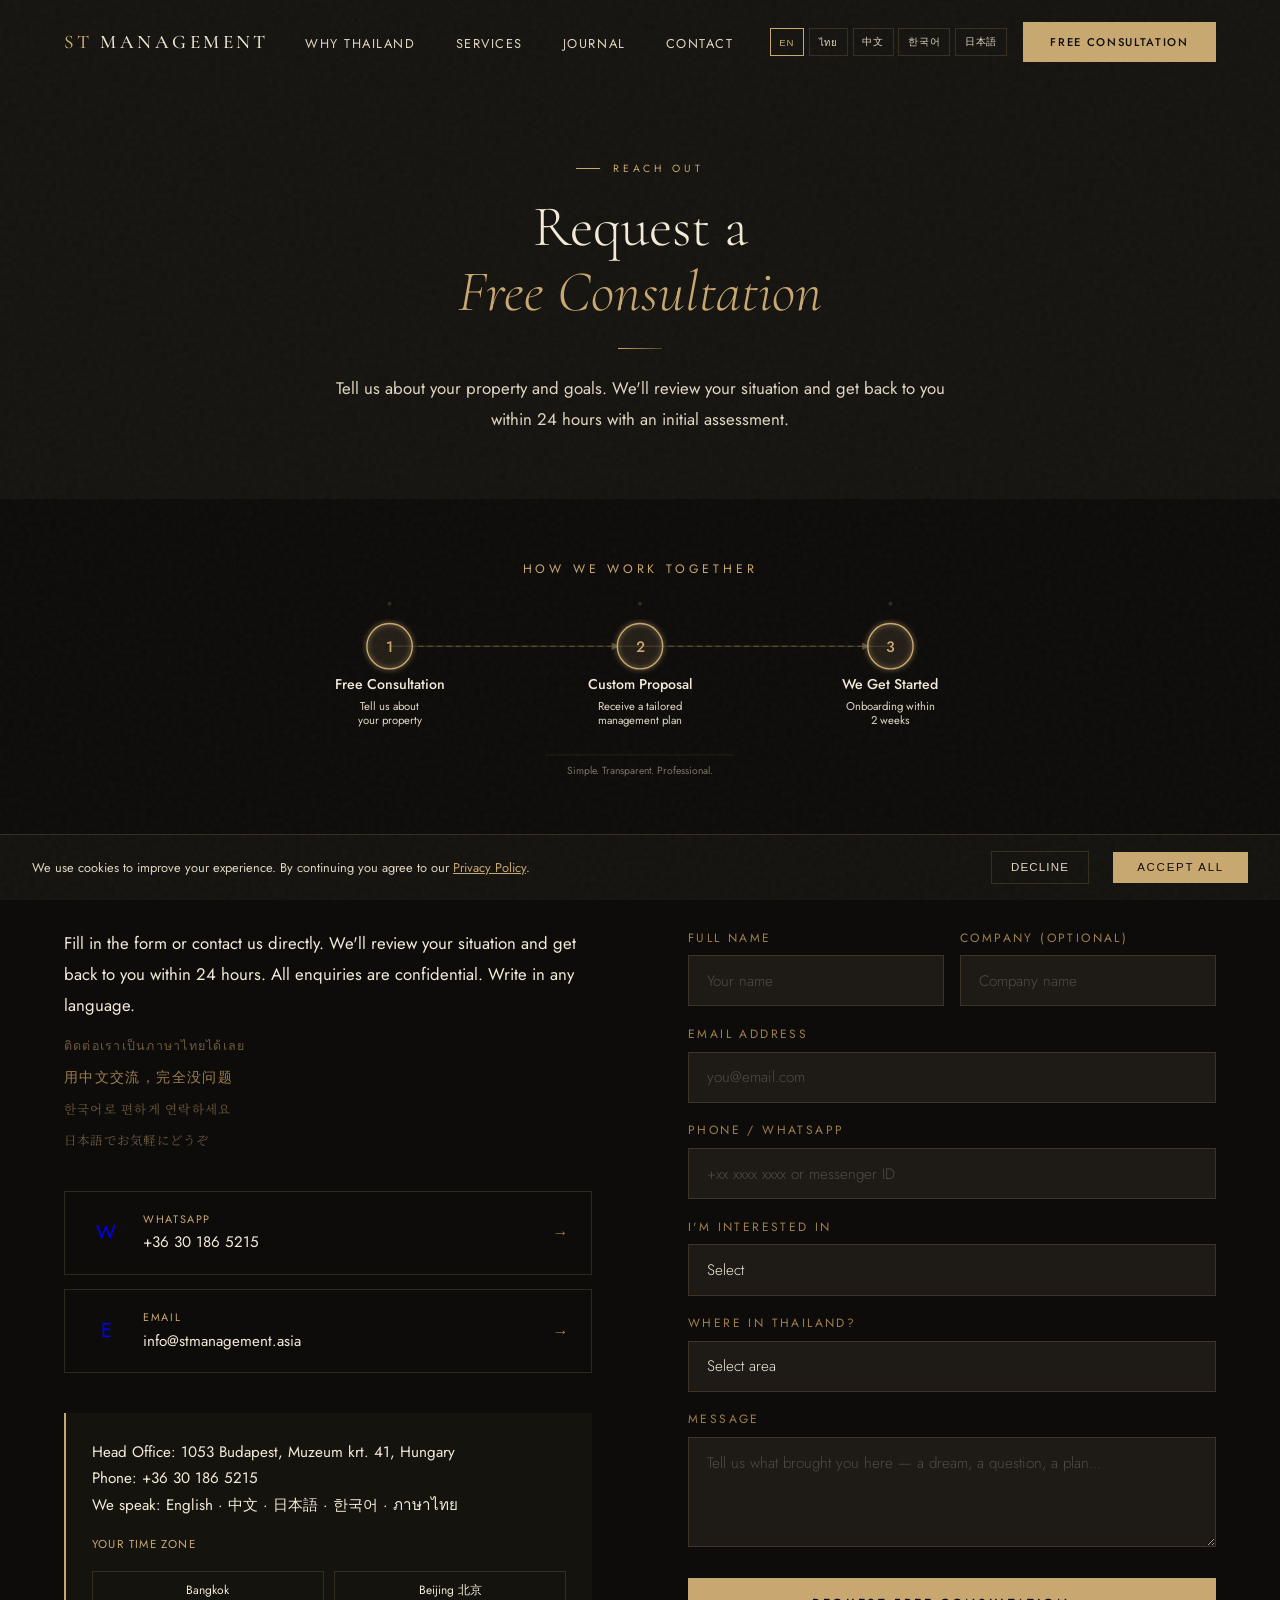
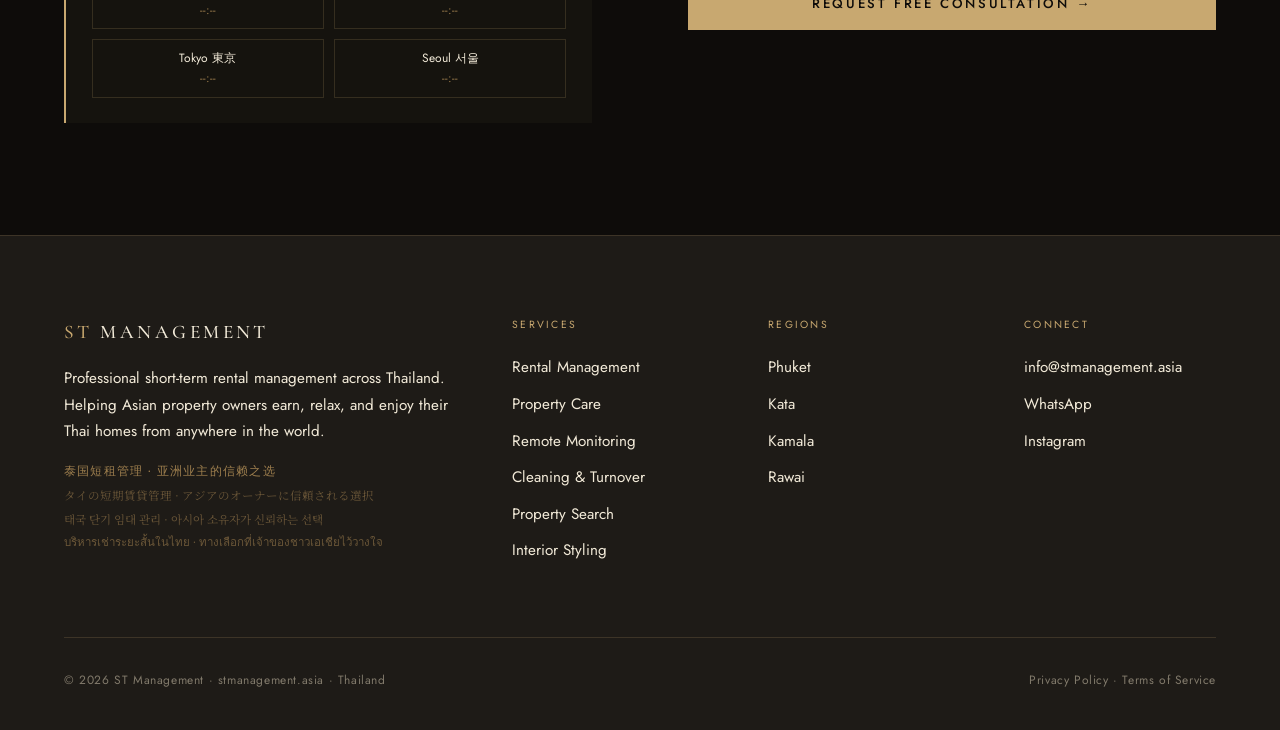
<file: contact.html>
<!DOCTYPE html>
<html lang="en">
<head>
  <meta charset="UTF-8" />
  <meta name="viewport" content="width=device-width, initial-scale=1.0" />
  <title>Contact — ST Management Asia</title>
  <meta name="description" content="Request a free consultation for property management in Thailand. We speak English, Chinese, Japanese, Korean, and Thai. Response within 24 hours." />
  <link rel="canonical" href="https://stmanagement.asia/contact.html" />

  <!-- Favicon & Manifest -->
  <link rel="icon" type="image/svg+xml" href="favicon.svg" />
  <link rel="apple-touch-icon" href="icon-192.png" />
  <link rel="manifest" href="manifest.json" />
  <meta name="theme-color" content="#c8a870" />

  <!-- Open Graph -->
  <meta property="og:type" content="website" />
  <meta property="og:url" content="https://stmanagement.asia/contact.html" />
  <meta property="og:title" content="Contact — ST Management Asia" />
  <meta property="og:description" content="Request a free consultation for property management in Thailand. Response within 24 hours." />
  <meta property="og:image" content="https://images.unsplash.com/photo-1528181304800-259b08848526?w=1200&q=80&fit=crop&auto=format" />

  <!-- Twitter -->
  <meta name="twitter:card" content="summary_large_image" />
  <meta name="twitter:title" content="Contact — ST Management Asia" />
  <meta name="twitter:description" content="Request a free consultation for property management in Thailand." />

  <!-- Fonts -->
  <link rel="preconnect" href="https://fonts.googleapis.com" />
  <link rel="preconnect" href="https://fonts.gstatic.com" crossorigin />
  <link href="https://fonts.googleapis.com/css2?family=Cormorant+Garamond:ital,wght@0,300;0,400;0,500;1,300;1,400&family=Jost:wght@300;400;500&family=Noto+Serif+SC:wght@300;400&family=Noto+Serif+JP:wght@300;400&family=Noto+Serif+KR:wght@300;400&family=Noto+Serif+Thai:wght@300;400&display=swap" rel="stylesheet" />

  <!-- Shared CSS -->
  <link rel="stylesheet" href="css/main.css" />
</head>
<body>

<!-- ─── COOKIE ─── -->
<div id="cookie-bar">
  <p>We use cookies to improve your experience. By continuing you agree to our <a href="privacy.html">Privacy Policy</a>.</p>
  <button class="cookie-decline" onclick="dismissCookie()">Decline</button>
  <button class="cookie-accept" onclick="dismissCookie()">Accept All</button>
</div>

<!-- ─── MOBILE NAV ─── -->
<div class="mobile-nav" id="mobile-nav">
  <a href="./" onclick="closeMenu()">Home</a>
  <a href="why-thailand.html" onclick="closeMenu()">Why Thailand</a>
  <a href="services.html" onclick="closeMenu()">Services</a>
  <a href="journal.html" onclick="closeMenu()">Journal</a>
  <a href="contact.html" class="mobile-cta" onclick="closeMenu()">Free Consultation</a>
  <div class="mobile-lang-switcher">
    <button class="lang-btn active">EN</button>
    <button class="lang-btn">ไทย</button>
    <button class="lang-btn">中文</button>
    <button class="lang-btn">한국어</button>
    <button class="lang-btn">日本語</button>
  </div>
</div>

<!-- ─── NAV ─── -->
<nav id="main-nav">
  <a href="./" class="nav-logo">ST<span> Management</span></a>
  <ul class="nav-links">
    <li><a href="why-thailand.html">Why Thailand</a></li>
    <li><a href="services.html">Services</a></li>
    <li><a href="journal.html">Journal</a></li>
    <li><a href="contact.html">Contact</a></li>
  </ul>
  <div class="nav-right">
    <div class="lang-switcher">
      <button class="lang-btn active">EN</button>
      <button class="lang-btn">ไทย</button>
      <button class="lang-btn">中文</button>
      <button class="lang-btn">한국어</button>
      <button class="lang-btn">日本語</button>
    </div>
    <a href="contact.html" class="nav-cta">Free Consultation</a>
  </div>
  <button class="menu-toggle" id="menu-toggle" aria-label="Open menu">
    <span></span><span></span><span></span>
  </button>
</nav>

<!-- ─── HERO MINI ─── -->
<section style="padding-top:10rem;padding-bottom:4rem;background:var(--surface);text-align:center;">
  <div class="section-wrap">
    <span class="section-tag reveal" style="justify-content:center;">Reach Out</span>
    <h1 class="section-title reveal">Request a<br><em>Free Consultation</em></h1>
    <div class="gold-rule reveal" style="margin:1.5rem auto;"></div>
    <p class="section-body reveal" style="max-width:620px;margin:0 auto;color:var(--cream-dim);">Tell us about your property and goals. We'll review your situation and get back to you within 24 hours with an initial assessment.</p>
  </div>
</section>

<!-- ─── HOW WE WORK TOGETHER INFOGRAPHIC ─── -->
<section style="background: #0e0c0a; padding: 0;">
  <div style="max-width: 820px; margin: 0 auto; padding: 3rem 2rem 2rem;">
    <svg viewBox="0 0 800 250" xmlns="http://www.w3.org/2000/svg" style="width: 100%; height: auto; display: block;">
      <defs>
        <filter id="goldGlow4">
          <feGaussianBlur stdDeviation="3" result="blur"/>
          <feMerge><feMergeNode in="blur"/><feMergeNode in="SourceGraphic"/></feMerge>
        </filter>
      </defs>

      <!-- Title -->
      <text x="400" y="28" text-anchor="middle" font-family="Jost, sans-serif" font-size="13" fill="#c8a870" letter-spacing="4" font-weight="400">HOW WE WORK TOGETHER</text>

      <!-- Vertical connecting line (rendered horizontally for this layout) -->
      <line x1="135" y1="105" x2="665" y2="105" stroke="#c8a870" stroke-width="1" opacity="0.25"/>

      <!-- Step 1: Free Consultation -->
      <circle cx="135" cy="105" r="24" fill="rgba(200,168,112,0.06)" stroke="#c8a870" stroke-width="1.5" filter="url(#goldGlow4)"/>
      <text x="135" y="111" text-anchor="middle" font-family="Jost, sans-serif" font-size="16" fill="#c8a870" font-weight="500">1</text>
      <text x="135" y="150" text-anchor="middle" font-family="Jost, sans-serif" font-size="15" fill="#f2ead8" font-weight="500">Free Consultation</text>
      <text x="135" y="172" text-anchor="middle" font-family="Jost, sans-serif" font-size="12" fill="#e0d6c2">Tell us about</text>
      <text x="135" y="187" text-anchor="middle" font-family="Jost, sans-serif" font-size="12" fill="#e0d6c2">your property</text>

      <!-- Dotted connector 1-2 -->
      <line x1="165" y1="105" x2="370" y2="105" stroke="#c8a870" stroke-width="1" stroke-dasharray="6,4" opacity="0.4"/>
      <polygon points="370,101 370,109 378,105" fill="#c8a870" opacity="0.4"/>

      <!-- Step 2: Custom Proposal -->
      <circle cx="400" cy="105" r="24" fill="rgba(200,168,112,0.06)" stroke="#c8a870" stroke-width="1.5" filter="url(#goldGlow4)"/>
      <text x="400" y="111" text-anchor="middle" font-family="Jost, sans-serif" font-size="16" fill="#c8a870" font-weight="500">2</text>
      <text x="400" y="150" text-anchor="middle" font-family="Jost, sans-serif" font-size="15" fill="#f2ead8" font-weight="500">Custom Proposal</text>
      <text x="400" y="172" text-anchor="middle" font-family="Jost, sans-serif" font-size="12" fill="#e0d6c2">Receive a tailored</text>
      <text x="400" y="187" text-anchor="middle" font-family="Jost, sans-serif" font-size="12" fill="#e0d6c2">management plan</text>

      <!-- Dotted connector 2-3 -->
      <line x1="430" y1="105" x2="635" y2="105" stroke="#c8a870" stroke-width="1" stroke-dasharray="6,4" opacity="0.4"/>
      <polygon points="635,101 635,109 643,105" fill="#c8a870" opacity="0.4"/>

      <!-- Step 3: We Get Started -->
      <circle cx="665" cy="105" r="24" fill="rgba(200,168,112,0.06)" stroke="#c8a870" stroke-width="1.5" filter="url(#goldGlow4)"/>
      <text x="665" y="111" text-anchor="middle" font-family="Jost, sans-serif" font-size="16" fill="#c8a870" font-weight="500">3</text>
      <text x="665" y="150" text-anchor="middle" font-family="Jost, sans-serif" font-size="15" fill="#f2ead8" font-weight="500">We Get Started</text>
      <text x="665" y="172" text-anchor="middle" font-family="Jost, sans-serif" font-size="12" fill="#e0d6c2">Onboarding within</text>
      <text x="665" y="187" text-anchor="middle" font-family="Jost, sans-serif" font-size="12" fill="#e0d6c2">2 weeks</text>

      <!-- Decorative small dots -->
      <circle cx="135" cy="60" r="2" fill="#c8a870" opacity="0.2"/>
      <circle cx="400" cy="60" r="2" fill="#c8a870" opacity="0.2"/>
      <circle cx="665" cy="60" r="2" fill="#c8a870" opacity="0.2"/>

      <!-- Bottom accent line -->
      <line x1="300" y1="220" x2="500" y2="220" stroke="#c8a870" stroke-width="0.5" opacity="0.25"/>
      <text x="400" y="240" text-anchor="middle" font-family="Jost, sans-serif" font-size="11" fill="#e0d6c2" opacity="0.5">Simple. Transparent. Professional.</text>
    </svg>
  </div>
</section>

<!-- ─── CONTACT ─── -->
<section id="contact" style="background:var(--ink);">
  <div class="section-wrap contact-grid">
    <div>
      <p class="section-body reveal">Fill in the form or contact us directly. We'll review your situation and get back to you within 24 hours. All enquiries are confidential. Write in any language.</p>
      <div class="asian-text reveal" style="margin-top:.8rem;">
        <p class="th">ติดต่อเราเป็นภาษาไทยได้เลย</p>
        <p class="cn">用中文交流，完全没问题</p>
        <p class="kr">한국어로 편하게 연락하세요</p>
        <p class="jp">日本語でお気軽にどうぞ</p>
      </div>
      <div class="channels">
        <a href="https://wa.me/36301865215" class="channel-btn reveal" target="_blank" rel="noopener">
          <div class="channel-icon">W</div>
          <div><div class="channel-name">WhatsApp</div><div class="channel-detail">+36 30 186 5215</div></div>
          <span class="channel-arrow">&rarr;</span>
        </a>
        <a href="mailto:info@stmanagement.asia" class="channel-btn reveal reveal-delay-1">
          <div class="channel-icon">E</div>
          <div><div class="channel-name">Email</div><div class="channel-detail">info@stmanagement.asia</div></div>
          <span class="channel-arrow">&rarr;</span>
        </a>
      </div>
      <div class="contact-info reveal">
        <p><strong>Head Office:</strong> 1053 Budapest, Muzeum krt. 41, Hungary</p>
        <p><strong>Phone:</strong> +36 30 186 5215</p>
        <p><strong>We speak:</strong> English · 中文 · 日本語 · 한국어 · ภาษาไทย</p>
        <p style="margin-top:1rem;font-size:.72rem;letter-spacing:.12em;text-transform:uppercase;color:var(--gold);">Your Time Zone</p>
        <div class="timezone-grid">
          <div class="tz-item"><span class="tz-city">Bangkok</span><span class="tz-time" id="tz-bangkok">--:--</span></div>
          <div class="tz-item"><span class="tz-city">Beijing 北京</span><span class="tz-time" id="tz-beijing">--:--</span></div>
          <div class="tz-item"><span class="tz-city">Tokyo 東京</span><span class="tz-time" id="tz-tokyo">--:--</span></div>
          <div class="tz-item"><span class="tz-city">Seoul 서울</span><span class="tz-time" id="tz-seoul">--:--</span></div>
        </div>
      </div>
    </div>
    <div class="reveal reveal-delay-2">
      <form id="enquiry-form" action="https://formspree.io/f/XXXXXXXX" method="POST">
        <div class="form-row">
          <div class="form-group">
            <label class="form-label">Full Name</label>
            <input type="text" name="name" class="form-input" placeholder="Your name" required />
          </div>
          <div class="form-group">
            <label class="form-label">Company (Optional)</label>
            <input type="text" name="company" class="form-input" placeholder="Company name" />
          </div>
        </div>
        <div class="form-group">
          <label class="form-label">Email Address</label>
          <input type="email" name="email" class="form-input" placeholder="you@email.com" required />
        </div>
        <div class="form-group">
          <label class="form-label">Phone / WhatsApp</label>
          <input type="tel" name="phone" class="form-input" placeholder="+xx xxxx xxxx or messenger ID" />
        </div>
        <div class="form-group">
          <label class="form-label">I'm Interested In</label>
          <select name="service" class="form-select">
            <option value="">Select</option>
            <option value="rental-management">Rental Management</option>
            <option value="property-care">Property Care</option>
            <option value="finding-property">Finding Property</option>
            <option value="styling">Interior Styling</option>
            <option value="visa-guidance">Privilege Visa</option>
            <option value="other">Other</option>
          </select>
        </div>
        <div class="form-group">
          <label class="form-label">Where in Thailand?</label>
          <select name="location" class="form-select">
            <option value="">Select area</option>
            <option value="phuket-town">Phuket Town</option>
            <option value="patong-kata-karon">Patong-Kata-Karon</option>
            <option value="kamala-surin-bangtao">Kamala-Surin-Bangtao</option>
            <option value="rawai-nai-harn">Rawai-Nai Harn</option>
            <option value="not-sure">Not Sure Yet</option>
            <option value="other">Other Area</option>
          </select>
        </div>
        <div class="form-group">
          <label class="form-label">Message</label>
          <textarea name="message" class="form-textarea" placeholder="Tell us what brought you here — a dream, a question, a plan..."></textarea>
        </div>
        <button type="submit" class="form-submit" id="submit-btn">Request Free Consultation &rarr;</button>
      </form>
      <div class="form-success" id="form-success">
        <p>Thank you! We'll review your enquiry and get back to you within 24 hours.</p>
        <p style="font-family:'Noto Serif Thai',serif;color:var(--sage);margin-top:.5rem;font-size:.85rem;">ขอบคุณที่ติดต่อเรา เราจะตอบกลับในเร็วๆ นี้</p>
        <p style="font-family:'Noto Serif SC',serif;color:var(--sage);margin-top:.3rem;">感谢您的留言，我们会尽快回复。</p>
        <p style="font-family:'Noto Serif KR',serif;color:var(--sage);margin-top:.3rem;font-size:.85rem;">연락해 주셔서 감사합니다. 곧 답변 드리겠습니다.</p>
        <p style="font-family:'Noto Serif JP',serif;color:var(--sage);margin-top:.3rem;font-size:.85rem;">ご連絡ありがとうございます。まもなくお返事いたします。</p>
      </div>
    </div>
  </div>
</section>

<!-- ─── FOOTER ─── -->
<footer>
  <div class="footer-grid">
    <div>
      <a href="./" class="nav-logo footer-logo">ST<span style="color:var(--cream);"> Management</span></a>
      <p class="footer-about">Professional short-term rental management across Thailand. Helping Asian property owners earn, relax, and enjoy their Thai homes from anywhere in the world.</p>
      <div class="footer-asian">
        <p class="footer-cn">泰国短租管理 · 亚洲业主的信赖之选</p>
        <p class="footer-jp">タイの短期賃貸管理 · アジアのオーナーに信頼される選択</p>
        <p class="footer-kr">태국 단기 임대 관리 · 아시아 소유자가 신뢰하는 선택</p>
        <p class="footer-th">บริหารเช่าระยะสั้นในไทย · ทางเลือกที่เจ้าของชาวเอเชียไว้วางใจ</p>
      </div>
    </div>
    <div>
      <p class="footer-col-title">Services</p>
      <ul class="footer-links">
        <li><a href="services.html">Rental Management</a></li>
        <li><a href="services.html">Property Care</a></li>
        <li><a href="services.html">Remote Monitoring</a></li>
        <li><a href="services.html">Cleaning & Turnover</a></li>
        <li><a href="services.html">Property Search</a></li>
        <li><a href="services.html">Interior Styling</a></li>
      </ul>
    </div>
    <div>
      <p class="footer-col-title">Regions</p>
      <ul class="footer-links">
        <li><a href="why-thailand.html">Phuket</a></li>
        <li><a href="why-thailand.html">Kata</a></li>
        <li><a href="why-thailand.html">Kamala</a></li>
        <li><a href="why-thailand.html">Rawai</a></li>
      </ul>
    </div>
    <div>
      <p class="footer-col-title">Connect</p>
      <ul class="footer-links">
        <li><a href="mailto:info@stmanagement.asia">info@stmanagement.asia</a></li>
        <li><a href="https://wa.me/36301865215">WhatsApp</a></li>
        <li><a href="#">Instagram</a></li>
      </ul>
    </div>
  </div>
  <div class="footer-bottom">
    <span>&copy; 2026 ST Management &middot; stmanagement.asia &middot; Thailand</span>
    <span><a href="privacy.html" style="color:inherit;text-decoration:none;">Privacy Policy</a> &middot; <a href="terms.html" style="color:inherit;text-decoration:none;">Terms of Service</a></span>
  </div>
</footer>

<!-- Shared JS -->
<script src="js/main.js"></script>
<script>
// Cookie banner
function dismissCookie() {
  document.getElementById('cookie-bar').classList.add('hidden');
  sessionStorage.setItem('cookie_consent', '1');
}
if (sessionStorage.getItem('cookie_consent')) {
  document.getElementById('cookie-bar').classList.add('hidden');
}

// Timezone clocks
function updateTimezones() {
  const zones = {'tz-bangkok':'Asia/Bangkok','tz-beijing':'Asia/Shanghai','tz-tokyo':'Asia/Tokyo','tz-seoul':'Asia/Seoul'};
  const now = new Date();
  for (const [id, tz] of Object.entries(zones)) {
    const el = document.getElementById(id);
    if (el) el.textContent = now.toLocaleTimeString('en-GB', { timeZone: tz, hour: '2-digit', minute: '2-digit', hour12: false });
  }
}
updateTimezones();
setInterval(updateTimezones, 30000);

// Form submission
const form = document.getElementById('enquiry-form');
const success = document.getElementById('form-success');
const submitBtn = document.getElementById('submit-btn');
form.addEventListener('submit', async e => {
  e.preventDefault();
  submitBtn.textContent = 'Sending\u2026';
  submitBtn.disabled = true;
  try {
    const res = await fetch(form.action, { method: 'POST', body: new FormData(form), headers: { 'Accept': 'application/json' } });
    if (res.ok) { form.style.display = 'none'; success.style.display = 'block'; }
    else { submitBtn.textContent = 'Error \u2014 try email instead'; submitBtn.disabled = false; }
  } catch { submitBtn.textContent = 'Error \u2014 try email instead'; submitBtn.disabled = false; }
});
</script>
</body>
</html>
</file>
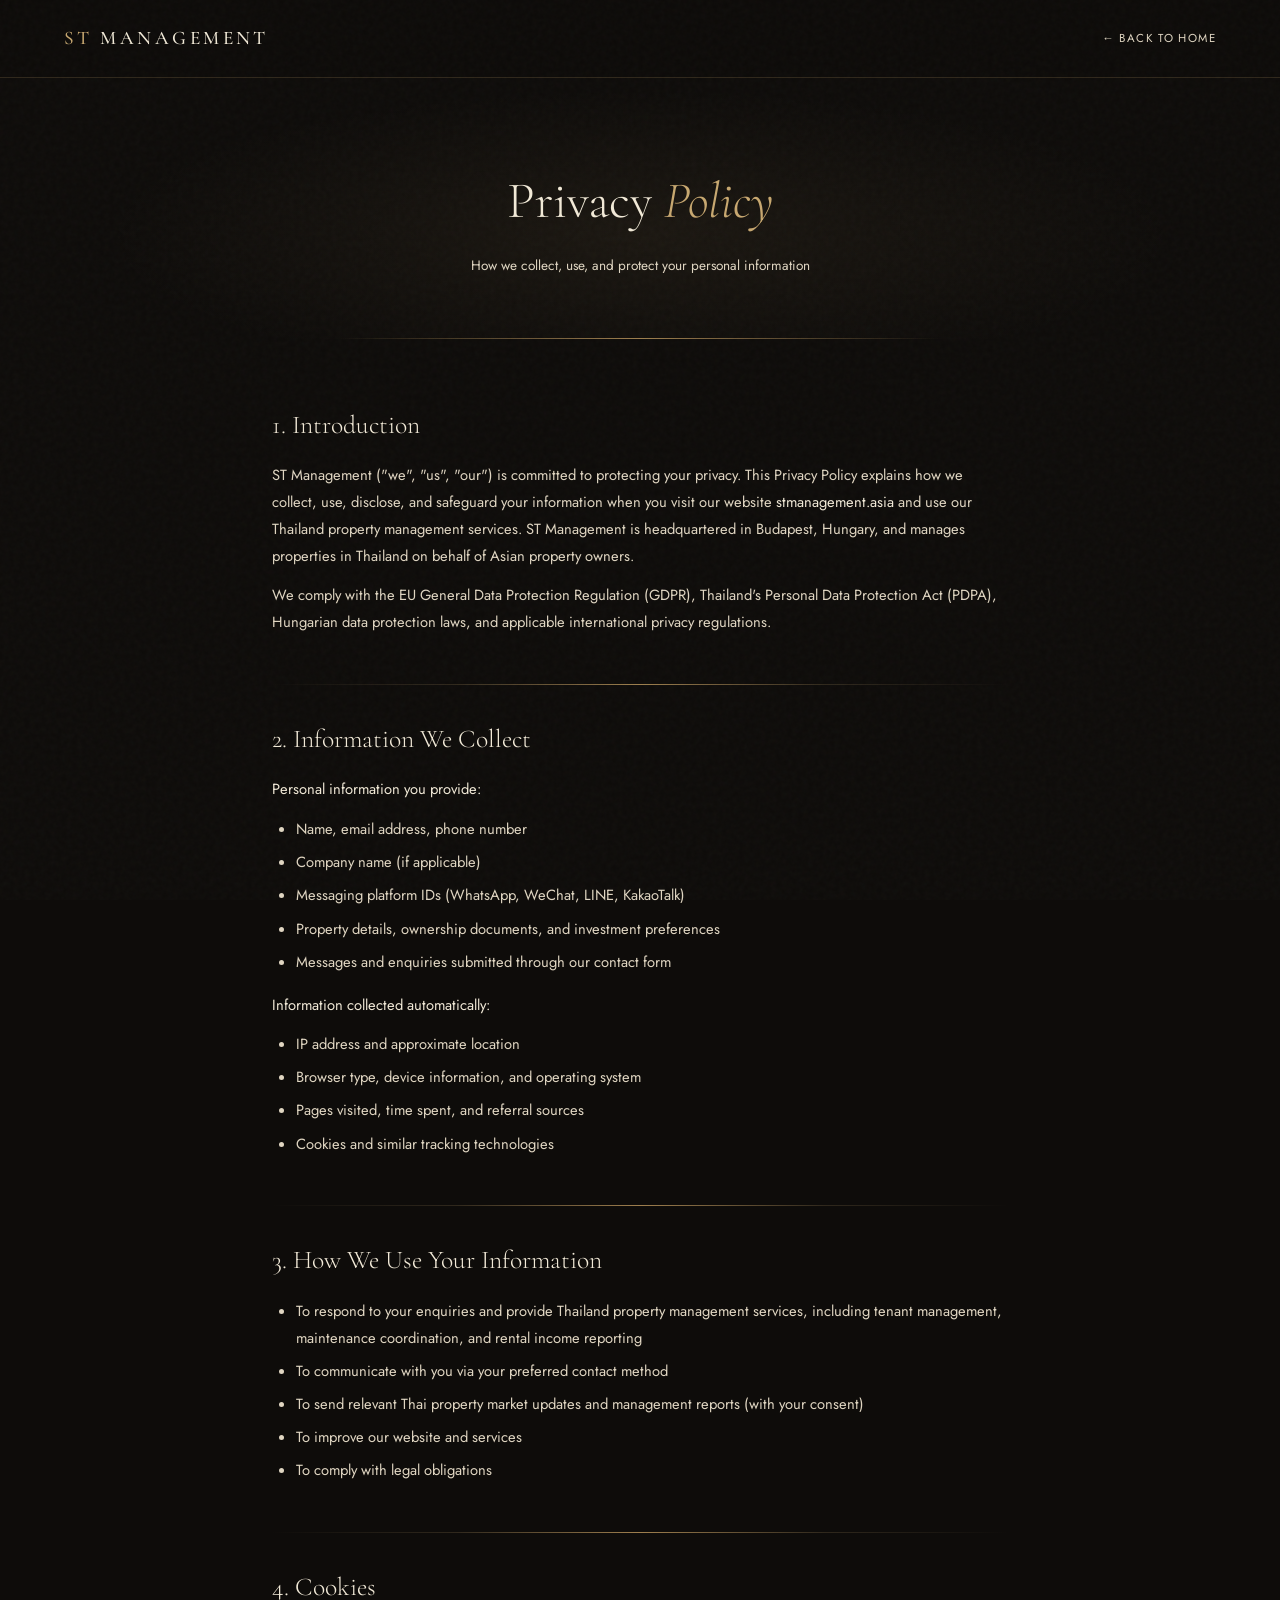
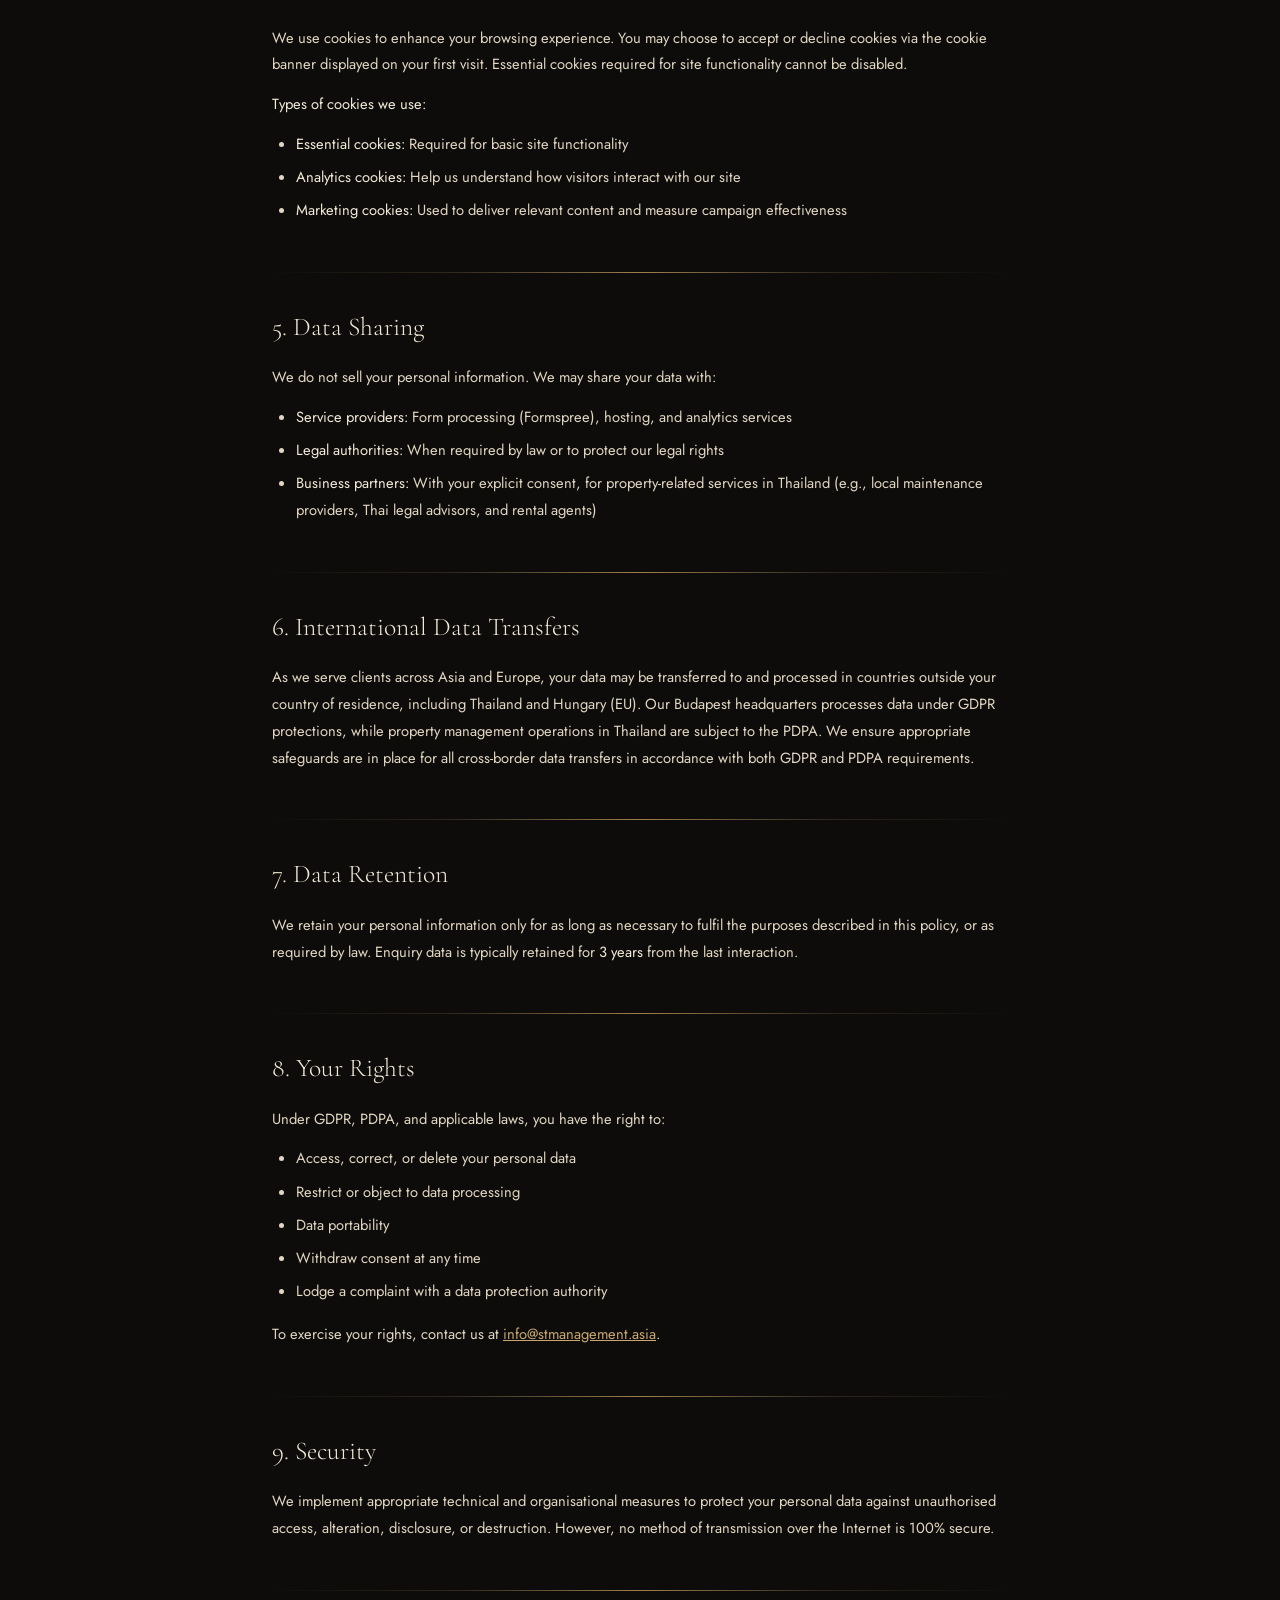
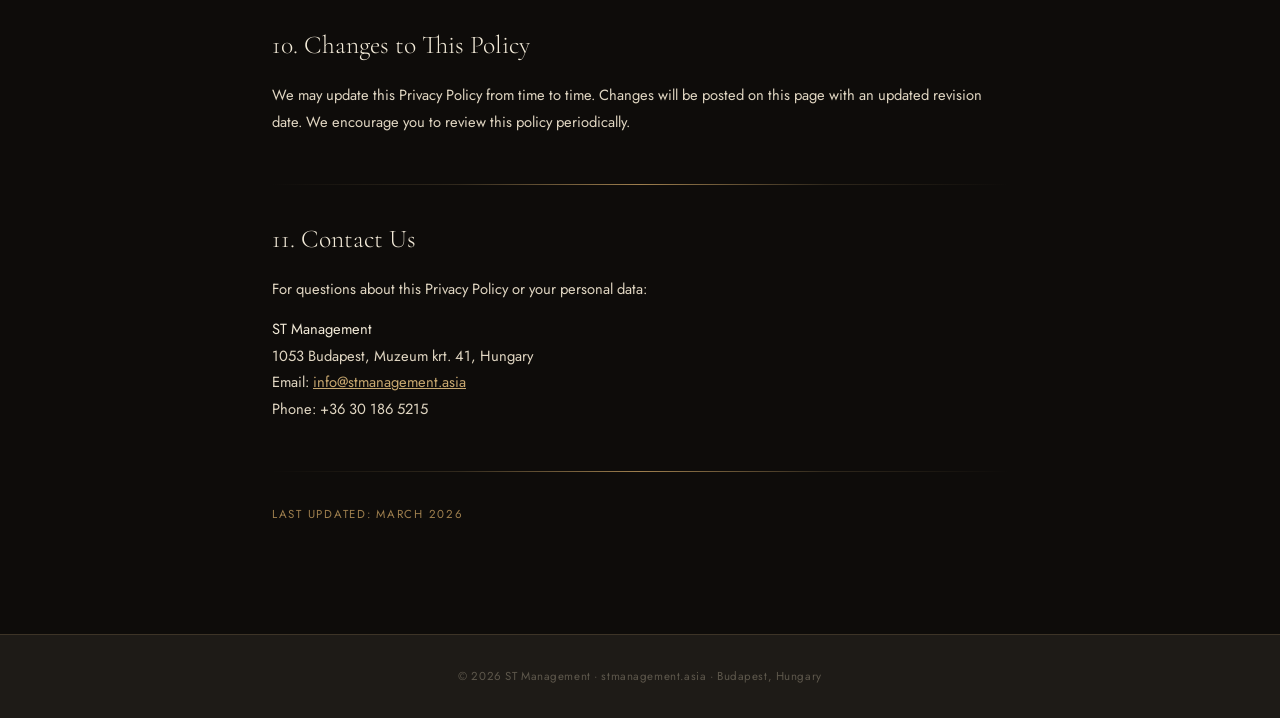
<file: privacy.html>
<!DOCTYPE html>
<html lang="en">
<head>
  <meta charset="UTF-8" />
  <meta name="viewport" content="width=device-width, initial-scale=1.0" />
  <title>Privacy Policy — ST Management Asia | Thailand Property Management</title>
  <meta name="description" content="Privacy Policy for ST Management Asia — Thailand property management for Asian owners. How we collect, use, and protect your personal data under GDPR and PDPA." />
  <link rel="canonical" href="https://stmanagement.asia/privacy.html" />
  <link rel="icon" type="image/svg+xml" href="favicon.svg" />
  <link rel="preconnect" href="https://fonts.googleapis.com" />
  <link rel="preconnect" href="https://fonts.gstatic.com" crossorigin />
  <link href="https://fonts.googleapis.com/css2?family=Cormorant+Garamond:ital,wght@0,300;0,400;1,300&family=Jost:wght@300;400;500&family=Noto+Serif+SC:wght@300&family=Noto+Serif+JP:wght@300&family=Noto+Serif+KR:wght@300&family=Noto+Serif+Thai:wght@300&display=swap" rel="stylesheet" />
  <style>
    *, *::before, *::after { box-sizing: border-box; margin: 0; padding: 0; }
    :root {
      --ink: #0e0c0a; --cream: #f2ead8; --cream-dim: #e0d6c2;
      --gold: #c8a870; --gold-dim: #9e7f4e; --card: #1e1b17;
      --border: rgba(200,168,112,.18); --surface: #161410;
    }
    body {
      background: var(--ink); color: var(--cream);
      font-family: 'Jost', sans-serif; font-weight: 400; line-height: 1.7;
    }

    /* ── Grain texture overlay ── */
    body::before {
      content: '';
      position: fixed; inset: 0;
      background-image: url("data:image/svg+xml,%3Csvg viewBox='0 0 200 200' xmlns='http://www.w3.org/2000/svg'%3E%3Cfilter id='n'%3E%3CfeTurbulence type='fractalNoise' baseFrequency='0.85' numOctaves='4' stitchTiles='stitch'/%3E%3C/filter%3E%3Crect width='100%25' height='100%25' filter='url(%23n)'/%3E%3C/svg%3E");
      opacity: .03;
      pointer-events: none;
      z-index: 9999;
    }

    /* ── Nav ── */
    nav {
      display: flex; align-items: center; justify-content: space-between;
      padding: 1.4rem 4rem; border-bottom: 1px solid var(--border);
      background: rgba(14,12,10,.94); backdrop-filter: blur(20px) saturate(1.2);
      position: sticky; top: 0; z-index: 100;
      transition: background .4s, backdrop-filter .4s, padding .3s;
    }
    .nav-logo {
      font-family: 'Cormorant Garamond', serif; font-size: 1.2rem; font-weight: 500;
      letter-spacing: .18em; text-transform: uppercase;
      color: var(--gold); text-decoration: none;
      transition: opacity .3s;
    }
    .nav-logo:hover { opacity: .85; }
    .nav-logo span { color: var(--cream); }
    .nav-back {
      font-size: .72rem; letter-spacing: .12em; text-transform: uppercase;
      color: var(--cream-dim); text-decoration: none; transition: color .3s, letter-spacing .3s;
    }
    .nav-back:hover { color: var(--gold); letter-spacing: .16em; }

    /* ── Hero ── */
    .hero-mini {
      position: relative;
      padding: 5rem 4rem 3rem; text-align: center;
      border-bottom: none;
    }
    .hero-mini::before {
      content: '';
      position: absolute; inset: 0;
      background: radial-gradient(ellipse 60% 80% at 50% 60%, rgba(200,168,112,.07) 0%, transparent 70%);
      pointer-events: none;
    }
    .hero-mini::after {
      content: '';
      position: absolute; bottom: 0; left: 50%; transform: translateX(-50%);
      width: min(600px, 80%); height: 1px;
      background: linear-gradient(90deg, transparent, var(--gold-dim), transparent);
    }
    .hero-mini h1 {
      font-family: 'Cormorant Garamond', serif;
      font-size: clamp(2rem, 4vw, 3.2rem); font-weight: 300; margin-bottom: .5rem;
      position: relative;
    }
    .hero-mini h1 em { font-style: italic; color: var(--gold); }
    .hero-mini p { font-size: .85rem; color: var(--cream-dim); position: relative; }

    /* ── Main content ── */
    main { max-width: 800px; margin: 0 auto; padding: 4rem 2rem 6rem; }
    h2 {
      font-family: 'Cormorant Garamond', serif;
      font-size: 1.6rem; font-weight: 300; color: var(--cream);
      margin: 3rem 0 1rem; padding-top: 2rem;
      border-top: 1px solid transparent;
      border-image: linear-gradient(90deg, transparent, var(--border), var(--gold-dim), var(--border), transparent) 1;
    }
    h2:first-of-type { border-top: none; border-image: none; padding-top: 0; margin-top: 0; }
    p, li { font-size: .92rem; color: var(--cream-dim); line-height: 1.82; margin-bottom: .8rem; }
    ul { padding-left: 1.5rem; margin-bottom: 1rem; }
    li { margin-bottom: .4rem; }
    strong { color: var(--cream); font-weight: 400; }
    a { color: var(--gold); transition: color .25s; }
    a:hover { color: #dfc08e; }

    .last-updated {
      font-size: .72rem; letter-spacing: .15em; text-transform: uppercase;
      color: var(--gold-dim); margin-top: 3rem; padding-top: 2rem;
      border-top: 1px solid transparent;
      border-image: linear-gradient(90deg, transparent, var(--border), var(--gold-dim), var(--border), transparent) 1;
    }

    footer {
      background: var(--card); border-top: 1px solid var(--border);
      padding: 2rem 4rem; text-align: center;
      font-size: .72rem; color: rgba(212,201,176,.35); letter-spacing: .05em;
    }

    @media (max-width: 768px) {
      nav { padding: 1rem 1.5rem; }
      .hero-mini { padding: 3rem 1.5rem 2rem; }
      main { padding: 2.5rem 1.5rem 4rem; }
      footer { padding: 1.5rem; }
    }
  </style>
</head>
<body>
<nav>
  <a href="./" class="nav-logo">ST<span> Management</span></a>
  <a href="./" class="nav-back">← Back to Home</a>
</nav>

<div class="hero-mini">
  <h1>Privacy <em>Policy</em></h1>
  <p>How we collect, use, and protect your personal information</p>
</div>

<main>
  <h2>1. Introduction</h2>
  <p>ST Management ("we", "us", "our") is committed to protecting your privacy. This Privacy Policy explains how we collect, use, disclose, and safeguard your information when you visit our website <strong>stmanagement.asia</strong> and use our Thailand property management services. ST Management is headquartered in Budapest, Hungary, and manages properties in Thailand on behalf of Asian property owners.</p>
  <p>We comply with the EU General Data Protection Regulation (GDPR), Thailand's Personal Data Protection Act (PDPA), Hungarian data protection laws, and applicable international privacy regulations.</p>

  <h2>2. Information We Collect</h2>
  <p><strong>Personal information you provide:</strong></p>
  <ul>
    <li>Name, email address, phone number</li>
    <li>Company name (if applicable)</li>
    <li>Messaging platform IDs (WhatsApp, WeChat, LINE, KakaoTalk)</li>
    <li>Property details, ownership documents, and investment preferences</li>
    <li>Messages and enquiries submitted through our contact form</li>
  </ul>
  <p><strong>Information collected automatically:</strong></p>
  <ul>
    <li>IP address and approximate location</li>
    <li>Browser type, device information, and operating system</li>
    <li>Pages visited, time spent, and referral sources</li>
    <li>Cookies and similar tracking technologies</li>
  </ul>

  <h2>3. How We Use Your Information</h2>
  <ul>
    <li>To respond to your enquiries and provide Thailand property management services, including tenant management, maintenance coordination, and rental income reporting</li>
    <li>To communicate with you via your preferred contact method</li>
    <li>To send relevant Thai property market updates and management reports (with your consent)</li>
    <li>To improve our website and services</li>
    <li>To comply with legal obligations</li>
  </ul>

  <h2>4. Cookies</h2>
  <p>We use cookies to enhance your browsing experience. You may choose to accept or decline cookies via the cookie banner displayed on your first visit. Essential cookies required for site functionality cannot be disabled.</p>
  <p><strong>Types of cookies we use:</strong></p>
  <ul>
    <li><strong>Essential cookies:</strong> Required for basic site functionality</li>
    <li><strong>Analytics cookies:</strong> Help us understand how visitors interact with our site</li>
    <li><strong>Marketing cookies:</strong> Used to deliver relevant content and measure campaign effectiveness</li>
  </ul>

  <h2>5. Data Sharing</h2>
  <p>We do not sell your personal information. We may share your data with:</p>
  <ul>
    <li><strong>Service providers:</strong> Form processing (Formspree), hosting, and analytics services</li>
    <li><strong>Legal authorities:</strong> When required by law or to protect our legal rights</li>
    <li><strong>Business partners:</strong> With your explicit consent, for property-related services in Thailand (e.g., local maintenance providers, Thai legal advisors, and rental agents)</li>
  </ul>

  <h2>6. International Data Transfers</h2>
  <p>As we serve clients across Asia and Europe, your data may be transferred to and processed in countries outside your country of residence, including Thailand and Hungary (EU). Our Budapest headquarters processes data under GDPR protections, while property management operations in Thailand are subject to the PDPA. We ensure appropriate safeguards are in place for all cross-border data transfers in accordance with both GDPR and PDPA requirements.</p>

  <h2>7. Data Retention</h2>
  <p>We retain your personal information only for as long as necessary to fulfil the purposes described in this policy, or as required by law. Enquiry data is typically retained for <strong>3 years</strong> from the last interaction.</p>

  <h2>8. Your Rights</h2>
  <p>Under GDPR, PDPA, and applicable laws, you have the right to:</p>
  <ul>
    <li>Access, correct, or delete your personal data</li>
    <li>Restrict or object to data processing</li>
    <li>Data portability</li>
    <li>Withdraw consent at any time</li>
    <li>Lodge a complaint with a data protection authority</li>
  </ul>
  <p>To exercise your rights, contact us at <a href="mailto:info@stmanagement.asia">info@stmanagement.asia</a>.</p>

  <h2>9. Security</h2>
  <p>We implement appropriate technical and organisational measures to protect your personal data against unauthorised access, alteration, disclosure, or destruction. However, no method of transmission over the Internet is 100% secure.</p>

  <h2>10. Changes to This Policy</h2>
  <p>We may update this Privacy Policy from time to time. Changes will be posted on this page with an updated revision date. We encourage you to review this policy periodically.</p>

  <h2>11. Contact Us</h2>
  <p>For questions about this Privacy Policy or your personal data:</p>
  <p>
    <strong>ST Management</strong><br>
    1053 Budapest, Muzeum krt. 41, Hungary<br>
    Email: <a href="mailto:info@stmanagement.asia">info@stmanagement.asia</a><br>
    Phone: +36 30 186 5215
  </p>

  <p class="last-updated">Last updated: March 2026</p>
</main>

<footer>
  &copy; 2026 ST Management &middot; stmanagement.asia &middot; Budapest, Hungary
</footer>
</body>
</html>
</file>
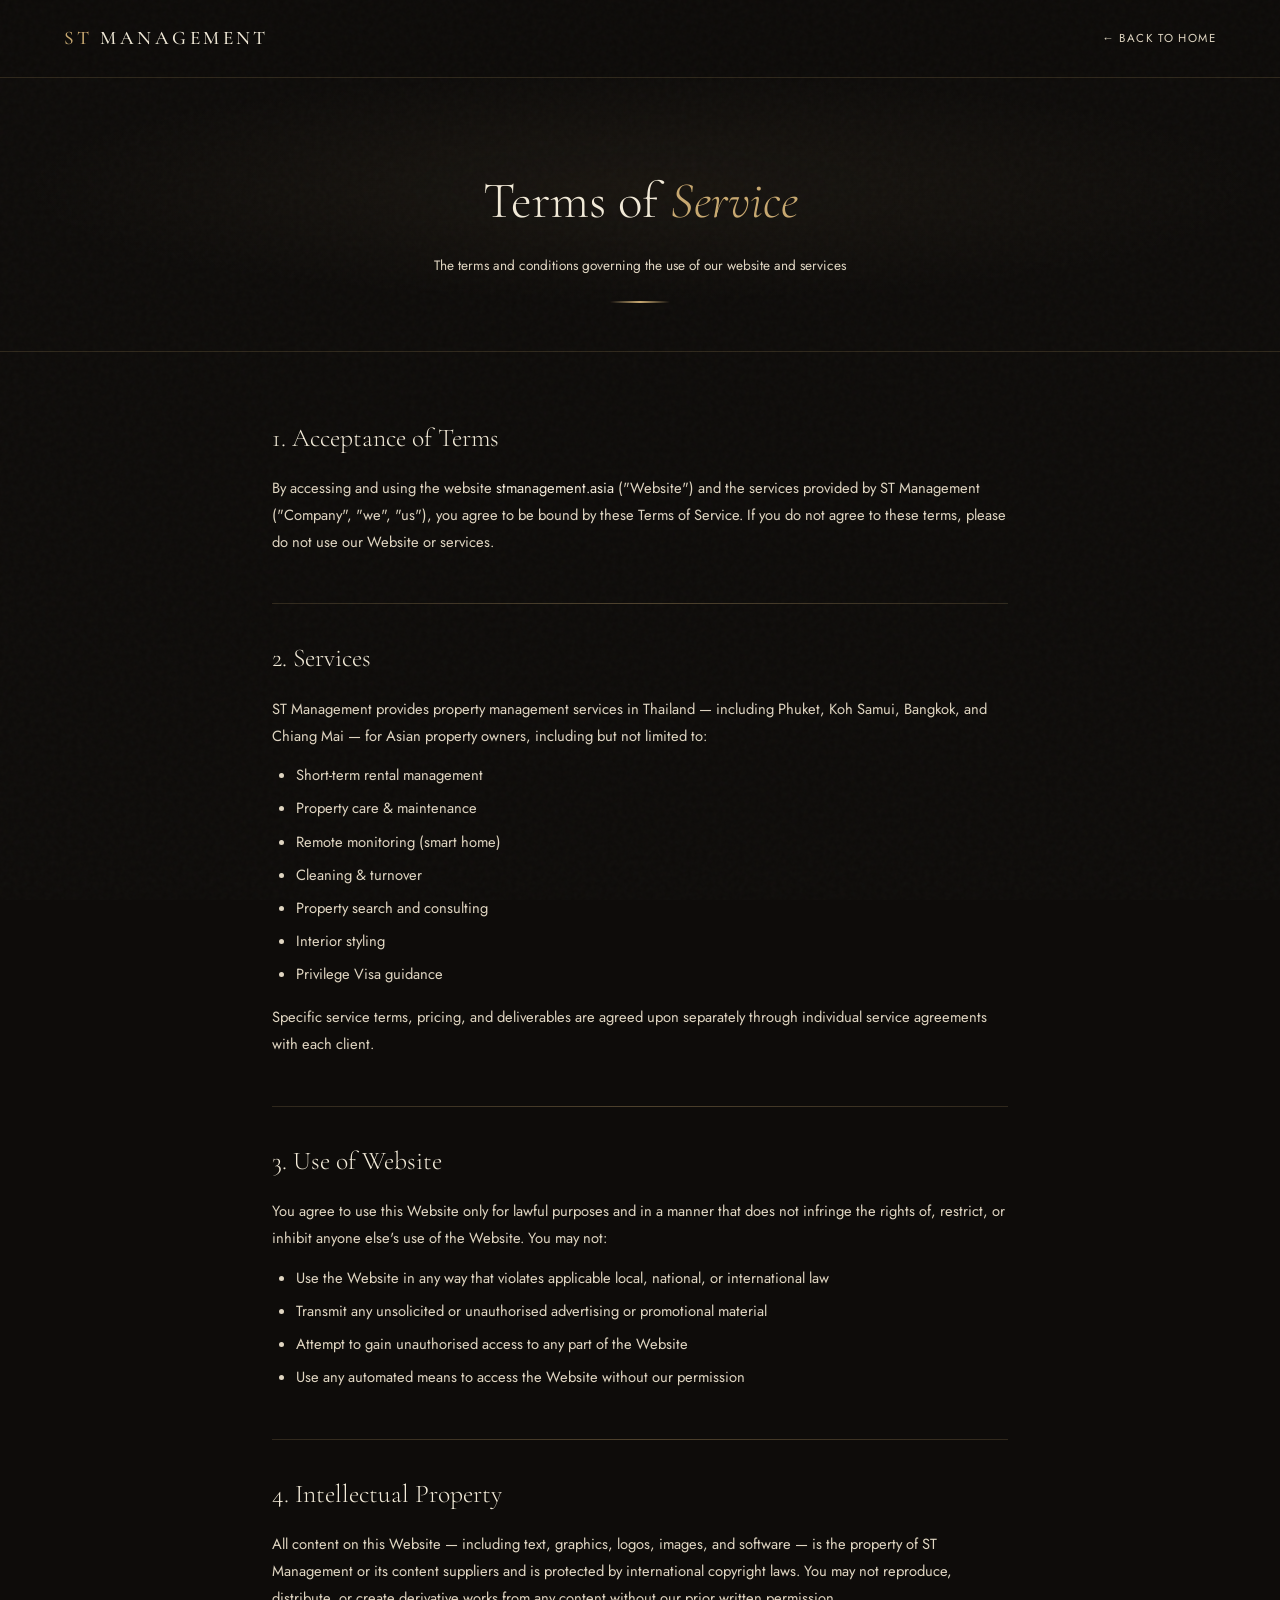
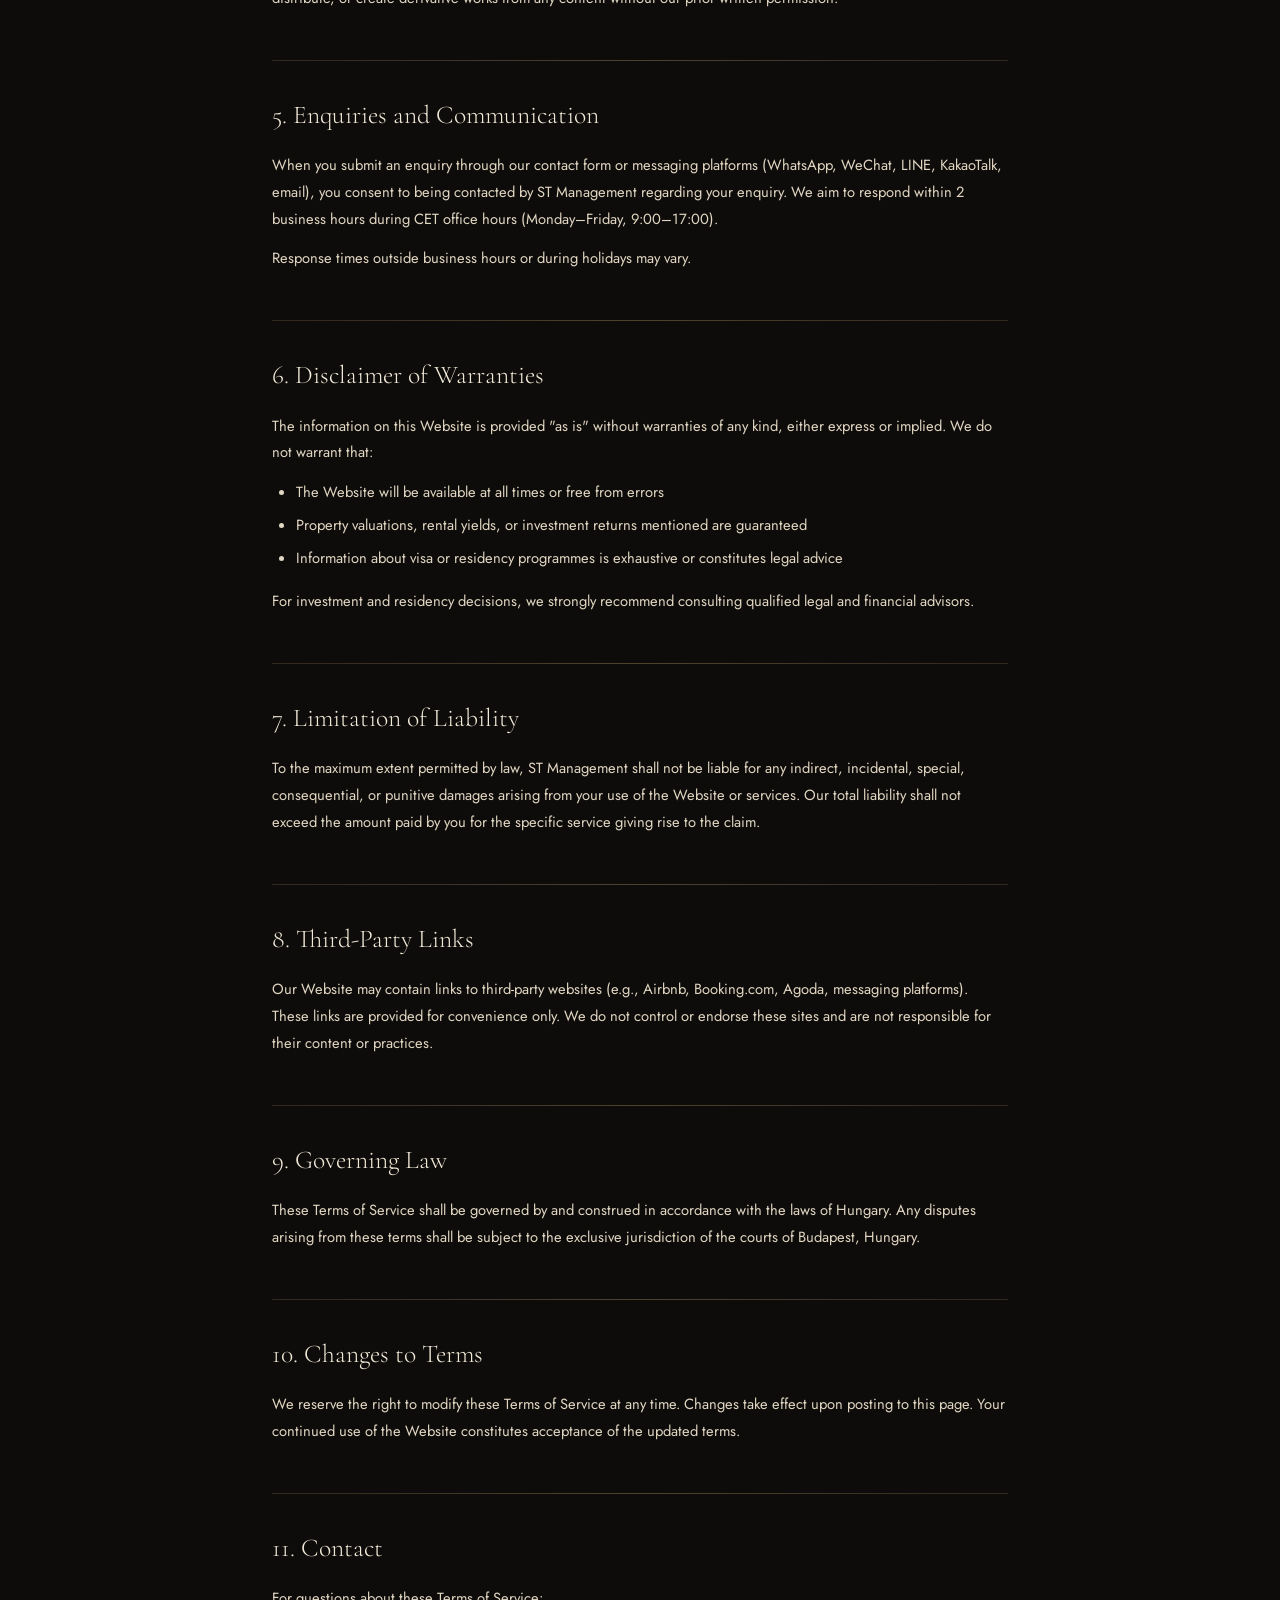
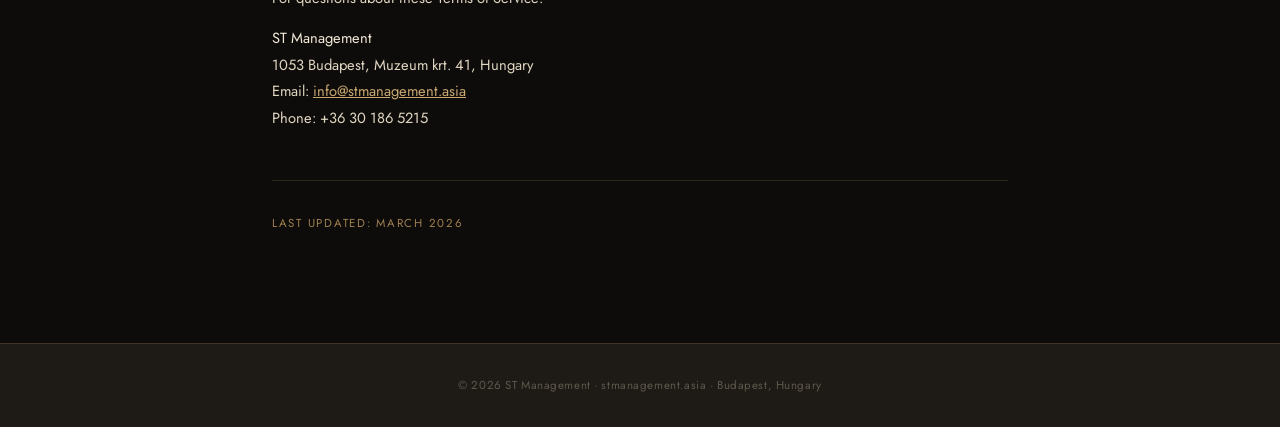
<file: terms.html>
<!DOCTYPE html>
<html lang="en">
<head>
  <meta charset="UTF-8" />
  <meta name="viewport" content="width=device-width, initial-scale=1.0" />
  <title>Terms of Service — ST Management Asia | Thailand Property Management</title>
  <meta name="description" content="Terms of Service for ST Management Asia — property management services in Thailand (Phuket, Koh Samui, Bangkok, Chiang Mai) for Asian property owners." />
  <link rel="canonical" href="https://stmanagement.asia/terms.html" />
  <link rel="icon" type="image/svg+xml" href="favicon.svg" />
  <link rel="preconnect" href="https://fonts.googleapis.com" />
  <link rel="preconnect" href="https://fonts.gstatic.com" crossorigin />
  <link href="https://fonts.googleapis.com/css2?family=Cormorant+Garamond:ital,wght@0,300;0,400;1,300&family=Jost:wght@300;400;500&family=Noto+Serif+Thai:wght@300;400;500&display=swap" rel="stylesheet" />
  <style>
    *, *::before, *::after { box-sizing: border-box; margin: 0; padding: 0; }
    :root {
      --ink: #0e0c0a; --cream: #f2ead8; --cream-dim: #e0d6c2;
      --gold: #c8a870; --gold-dim: #9e7f4e; --card: #1e1b17;
      --border: rgba(200,168,112,.18); --surface: #161410;
    }
    body {
      background: var(--ink); color: var(--cream);
      font-family: 'Jost', sans-serif; font-weight: 400; line-height: 1.7;
    }
    body::before {
      content:''; position:fixed; inset:0;
      background-image: url("data:image/svg+xml,%3Csvg viewBox='0 0 200 200' xmlns='http://www.w3.org/2000/svg'%3E%3Cfilter id='n'%3E%3CfeTurbulence type='fractalNoise' baseFrequency='0.85' numOctaves='4' stitchTiles='stitch'/%3E%3C/filter%3E%3Crect width='100%25' height='100%25' filter='url(%23n)'/%3E%3C/svg%3E");
      opacity:.03; pointer-events:none; z-index:9999;
    }
    nav {
      display: flex; align-items: center; justify-content: space-between;
      padding: 1.4rem 4rem; border-bottom: 1px solid var(--border);
      background: rgba(14,12,10,.92); backdrop-filter: blur(16px);
      position: sticky; top: 0; z-index: 100;
    }
    .nav-logo {
      font-family: 'Cormorant Garamond', serif; font-size: 1.2rem; font-weight: 500;
      letter-spacing: .18em; text-transform: uppercase;
      color: var(--gold); text-decoration: none;
    }
    .nav-logo span { color: var(--cream); }
    .nav-back {
      font-size: .72rem; letter-spacing: .12em; text-transform: uppercase;
      color: var(--cream-dim); text-decoration: none; transition: color .25s;
    }
    .nav-back:hover { color: var(--gold); }

    .hero-mini {
      padding: 5rem 4rem 3rem; text-align: center;
      border-bottom: 1px solid var(--border);
      background: radial-gradient(ellipse 70% 60% at 50% 40%, rgba(200,168,112,.06) 0%, transparent 70%);
      position: relative;
    }
    .hero-mini::after {
      content:''; display:block; width:60px; height:2px; margin:1.4rem auto 0;
      background: linear-gradient(90deg, transparent, var(--gold), transparent);
    }
    .hero-mini h1 {
      font-family: 'Cormorant Garamond', serif;
      font-size: clamp(2rem, 4vw, 3.2rem); font-weight: 300; margin-bottom: .5rem;
    }
    .hero-mini h1 em { font-style: italic; color: var(--gold); }
    .hero-mini p { font-size: .85rem; color: var(--cream-dim); }

    main { max-width: 800px; margin: 0 auto; padding: 4rem 2rem 6rem; }
    h2 {
      font-family: 'Cormorant Garamond', serif;
      font-size: 1.6rem; font-weight: 300; color: var(--cream);
      margin: 3rem 0 1rem; padding-top: 2rem;
      border-top: 1px solid transparent;
      border-image: linear-gradient(90deg, var(--border), rgba(200,168,112,.35), var(--border)) 1;
    }
    h2:first-of-type { border-top: none; padding-top: 0; margin-top: 0; }
    p, li { font-size: .92rem; color: var(--cream-dim); line-height: 1.82; margin-bottom: .8rem; }
    ul { padding-left: 1.5rem; margin-bottom: 1rem; }
    li { margin-bottom: .4rem; }
    strong { color: var(--cream); font-weight: 400; }
    a { color: var(--gold); }

    .last-updated {
      font-size: .72rem; letter-spacing: .15em; text-transform: uppercase;
      color: var(--gold-dim); margin-top: 3rem; padding-top: 2rem;
      border-top: 1px solid var(--border);
    }

    footer {
      background: var(--card); border-top: 1px solid var(--border);
      padding: 2rem 4rem; text-align: center;
      font-size: .72rem; color: rgba(212,201,176,.35); letter-spacing: .05em;
    }

    @media (max-width: 768px) {
      nav { padding: 1rem 1.5rem; }
      .hero-mini { padding: 3rem 1.5rem 2rem; }
      main { padding: 2.5rem 1.5rem 4rem; }
      footer { padding: 1.5rem; }
    }
  </style>
</head>
<body>
<nav>
  <a href="./" class="nav-logo">ST<span> Management</span></a>
  <a href="./" class="nav-back">← Back to Home</a>
</nav>

<div class="hero-mini">
  <h1>Terms of <em>Service</em></h1>
  <p>The terms and conditions governing the use of our website and services</p>
</div>

<main>
  <h2>1. Acceptance of Terms</h2>
  <p>By accessing and using the website <strong>stmanagement.asia</strong> ("Website") and the services provided by ST Management ("Company", "we", "us"), you agree to be bound by these Terms of Service. If you do not agree to these terms, please do not use our Website or services.</p>

  <h2>2. Services</h2>
  <p>ST Management provides property management services in Thailand — including Phuket, Koh Samui, Bangkok, and Chiang Mai — for Asian property owners, including but not limited to:</p>
  <ul>
    <li>Short-term rental management</li>
    <li>Property care &amp; maintenance</li>
    <li>Remote monitoring (smart home)</li>
    <li>Cleaning &amp; turnover</li>
    <li>Property search and consulting</li>
    <li>Interior styling</li>
    <li>Privilege Visa guidance</li>
  </ul>
  <p>Specific service terms, pricing, and deliverables are agreed upon separately through individual service agreements with each client.</p>

  <h2>3. Use of Website</h2>
  <p>You agree to use this Website only for lawful purposes and in a manner that does not infringe the rights of, restrict, or inhibit anyone else's use of the Website. You may not:</p>
  <ul>
    <li>Use the Website in any way that violates applicable local, national, or international law</li>
    <li>Transmit any unsolicited or unauthorised advertising or promotional material</li>
    <li>Attempt to gain unauthorised access to any part of the Website</li>
    <li>Use any automated means to access the Website without our permission</li>
  </ul>

  <h2>4. Intellectual Property</h2>
  <p>All content on this Website — including text, graphics, logos, images, and software — is the property of ST Management or its content suppliers and is protected by international copyright laws. You may not reproduce, distribute, or create derivative works from any content without our prior written permission.</p>

  <h2>5. Enquiries and Communication</h2>
  <p>When you submit an enquiry through our contact form or messaging platforms (WhatsApp, WeChat, LINE, KakaoTalk, email), you consent to being contacted by ST Management regarding your enquiry. We aim to respond within 2 business hours during CET office hours (Monday–Friday, 9:00–17:00).</p>
  <p>Response times outside business hours or during holidays may vary.</p>

  <h2>6. Disclaimer of Warranties</h2>
  <p>The information on this Website is provided "as is" without warranties of any kind, either express or implied. We do not warrant that:</p>
  <ul>
    <li>The Website will be available at all times or free from errors</li>
    <li>Property valuations, rental yields, or investment returns mentioned are guaranteed</li>
    <li>Information about visa or residency programmes is exhaustive or constitutes legal advice</li>
  </ul>
  <p>For investment and residency decisions, we strongly recommend consulting qualified legal and financial advisors.</p>

  <h2>7. Limitation of Liability</h2>
  <p>To the maximum extent permitted by law, ST Management shall not be liable for any indirect, incidental, special, consequential, or punitive damages arising from your use of the Website or services. Our total liability shall not exceed the amount paid by you for the specific service giving rise to the claim.</p>

  <h2>8. Third-Party Links</h2>
  <p>Our Website may contain links to third-party websites (e.g., Airbnb, Booking.com, Agoda, messaging platforms). These links are provided for convenience only. We do not control or endorse these sites and are not responsible for their content or practices.</p>

  <h2>9. Governing Law</h2>
  <p>These Terms of Service shall be governed by and construed in accordance with the laws of Hungary. Any disputes arising from these terms shall be subject to the exclusive jurisdiction of the courts of Budapest, Hungary.</p>

  <h2>10. Changes to Terms</h2>
  <p>We reserve the right to modify these Terms of Service at any time. Changes take effect upon posting to this page. Your continued use of the Website constitutes acceptance of the updated terms.</p>

  <h2>11. Contact</h2>
  <p>For questions about these Terms of Service:</p>
  <p>
    <strong>ST Management</strong><br>
    1053 Budapest, Muzeum krt. 41, Hungary<br>
    Email: <a href="mailto:info@stmanagement.asia">info@stmanagement.asia</a><br>
    Phone: +36 30 186 5215
  </p>

  <p class="last-updated">Last updated: March 2026</p>
</main>

<footer>
  &copy; 2026 ST Management &middot; stmanagement.asia &middot; Budapest, Hungary
</footer>
</body>
</html>
</file>
<file: css/main.css>
*, *::before, *::after { box-sizing: border-box; margin: 0; padding: 0; }

    :root {
      --ink:       #0e0c0a;
      --cream:     #f2ead8;
      --cream-dim: #e0d6c2;
      --gold:      #c8a870;
      --gold-dim:  #9e7f4e;
      --sage:      #6b8f71;
      --river:     #7a9baa;
      --surface:   #161410;
      --card:      #1e1b17;
      --border:    rgba(200,168,112,.18);
    }

    html { scroll-behavior: smooth; }
    body {
      background: var(--ink);
      color: var(--cream);
      font-family: 'Jost', sans-serif;
      font-weight: 400;
      line-height: 1.7;
      overflow-x: hidden;
    }

    body::before {
      content: '';
      position: fixed; inset: 0;
      background-image: url("data:image/svg+xml,%3Csvg viewBox='0 0 200 200' xmlns='http://www.w3.org/2000/svg'%3E%3Cfilter id='n'%3E%3CfeTurbulence type='fractalNoise' baseFrequency='0.85' numOctaves='4' stitchTiles='stitch'/%3E%3C/filter%3E%3Crect width='100%25' height='100%25' filter='url(%23n)'/%3E%3C/svg%3E");
      opacity: .03;
      pointer-events: none;
      z-index: 9999;
    }

    /* ─── COOKIE ─── */
    #cookie-bar {
      position: fixed; bottom: 0; left: 0; right: 0; z-index: 500;
      background: rgba(22,20,16,.97); border-top: 1px solid var(--border);
      backdrop-filter: blur(8px); padding: 1rem 2rem;
      display: flex; align-items: center; gap: 1.5rem; flex-wrap: wrap;
      transform: translateY(0); transition: transform .4s;
    }
    #cookie-bar.hidden { transform: translateY(110%); }
    #cookie-bar p { font-size: .8rem; color: var(--cream-dim); flex: 1; min-width: 200px; }
    #cookie-bar a { color: var(--gold); }
    .cookie-accept {
      font-size: .72rem; font-weight: 500; letter-spacing: .15em; text-transform: uppercase;
      background: var(--gold); color: var(--ink); border: none;
      padding: .6rem 1.5rem; cursor: pointer; white-space: nowrap;
    }
    .cookie-decline {
      font-size: .72rem; letter-spacing: .1em; text-transform: uppercase;
      background: none; color: var(--cream-dim); border: 1px solid var(--border);
      padding: .6rem 1.2rem; cursor: pointer;
    }

    /* ─── NAV ─── */
    nav {
      position: fixed; top: 0; left: 0; right: 0; z-index: 200;
      display: flex; align-items: center; justify-content: space-between;
      padding: 1.4rem 4rem;
      transition: background .4s, backdrop-filter .4s, padding .3s;
    }
    nav.scrolled {
      background: rgba(14,12,10,.92); backdrop-filter: blur(16px);
      border-bottom: 1px solid var(--border); padding: 1rem 4rem;
    }
    .nav-logo {
      font-family: 'Cormorant Garamond', serif; font-size: 1.2rem; font-weight: 500;
      letter-spacing: .18em; text-transform: uppercase;
      color: var(--gold); text-decoration: none;
    }
    .nav-logo span { color: var(--cream); }
    .nav-links { display: flex; gap: 2.5rem; list-style: none; }
    .nav-links a {
      font-size: .8rem; letter-spacing: .12em; text-transform: uppercase;
      color: var(--cream-dim); text-decoration: none; transition: color .25s;
    }
    .nav-links a:hover { color: var(--gold); }
    .nav-right { display: flex; align-items: center; gap: 1rem; }
    .lang-switcher { display: flex; gap: .3rem; }
    .lang-btn {
      font-size: .6rem; letter-spacing: .08em; text-transform: uppercase;
      color: var(--cream-dim); text-decoration: none;
      border: 1px solid var(--border); padding: .35rem .55rem;
      transition: border-color .25s, color .25s; background: none; cursor: pointer;
    }
    .lang-btn:hover, .lang-btn.active { border-color: var(--gold); color: var(--gold); }
    .nav-cta {
      font-family: 'Jost', sans-serif; font-size: .7rem; font-weight: 500;
      letter-spacing: .15em; text-transform: uppercase;
      color: var(--ink); background: var(--gold); border: none;
      padding: .65rem 1.7rem; cursor: pointer; text-decoration: none;
      transition: background .25s;
    }
    .nav-cta:hover { background: #d9ba84; }
    .menu-toggle {
      display: none; background: none; border: none; cursor: pointer;
      flex-direction: column; gap: 5px; padding: 4px;
    }
    .menu-toggle span { display: block; width: 24px; height: 1px; background: var(--cream); transition: all .3s; }
    .menu-toggle.active span:nth-child(1) { transform: translateY(6px) rotate(45deg); }
    .menu-toggle.active span:nth-child(2) { opacity: 0; }
    .menu-toggle.active span:nth-child(3) { transform: translateY(-6px) rotate(-45deg); }
    .mobile-nav {
      display: none; position: fixed; inset: 0; z-index: 190;
      background: rgba(10,8,6,.97); flex-direction: column;
      align-items: center; justify-content: center; gap: 2.5rem;
      opacity: 0; pointer-events: none; transition: opacity .35s;
    }
    .mobile-nav.open { opacity: 1; pointer-events: all; display: flex; }
    .mobile-nav a {
      font-family: 'Cormorant Garamond', serif; font-size: 2rem; font-weight: 300;
      color: var(--cream); text-decoration: none; letter-spacing: .05em; transition: color .25s;
    }
    .mobile-nav a:hover { color: var(--gold); }
    .mobile-nav .mobile-cta {
      font-family: 'Jost', sans-serif; font-size: .78rem; letter-spacing: .18em;
      text-transform: uppercase; background: var(--gold); color: var(--ink);
      padding: 1rem 3rem; text-decoration: none; margin-top: 1rem;
    }
    .mobile-lang-switcher { display: flex; gap: .5rem; margin-top: .5rem; }
    .mobile-lang-switcher .lang-btn { font-size: .7rem; padding: .45rem .7rem; }

    /* ─── CHAT WIDGET ─── */
    .chat-fab {
      position: fixed; bottom: 1.8rem; right: 1.8rem; z-index: 400;
      width: 56px; height: 56px; border-radius: 50%;
      background: #25d366; border: none; cursor: pointer;
      display: flex; align-items: center; justify-content: center;
      box-shadow: 0 6px 28px rgba(37,211,102,.4);
      transition: transform .25s, box-shadow .25s;
    }
    .chat-fab:hover { transform: scale(1.08); box-shadow: 0 8px 36px rgba(37,211,102,.55); }
    .chat-fab svg { width: 26px; height: 26px; fill: #fff; }
    .chat-fab .chat-close { display: none; }
    .chat-fab.open .chat-icon { display: none; }
    .chat-fab.open .chat-close { display: block; width: 20px; height: 20px; }

    .chat-panel {
      position: fixed; bottom: 5.5rem; right: 1.8rem; z-index: 399;
      width: 360px; max-height: 520px;
      background: var(--card); border: 1px solid var(--border);
      box-shadow: 0 16px 60px rgba(0,0,0,.5);
      display: flex; flex-direction: column;
      opacity: 0; transform: translateY(20px) scale(.96);
      pointer-events: none;
      transition: opacity .3s, transform .3s;
    }
    .chat-panel.open {
      opacity: 1; transform: translateY(0) scale(1);
      pointer-events: all;
    }

    .chat-header {
      background: #25d366; padding: 1.2rem 1.4rem;
      display: flex; align-items: center; gap: .8rem;
    }
    .chat-header-avatar {
      width: 40px; height: 40px; border-radius: 50%;
      background: rgba(255,255,255,.2); display: flex;
      align-items: center; justify-content: center;
      font-family: 'Cormorant Garamond', serif;
      font-size: 1rem; font-weight: 500; color: #fff;
    }
    .chat-header-info { flex: 1; }
    .chat-header-name { font-size: .88rem; font-weight: 500; color: #fff; }
    .chat-header-status { font-size: .7rem; color: rgba(255,255,255,.8); }

    .chat-body {
      flex: 1; overflow-y: auto; padding: 1.2rem;
      display: flex; flex-direction: column; gap: 1rem;
    }

    .chat-tabs {
      display: flex; border-bottom: 1px solid var(--border);
    }
    .chat-tab {
      flex: 1; padding: .7rem .5rem; background: none; border: none;
      font-family: 'Jost', sans-serif; font-size: .7rem; font-weight: 500;
      letter-spacing: .1em; text-transform: uppercase;
      color: var(--cream-dim); cursor: pointer;
      border-bottom: 2px solid transparent;
      transition: color .25s, border-color .25s;
    }
    .chat-tab.active { color: var(--gold); border-bottom-color: var(--gold); }
    .chat-tab:hover { color: var(--cream); }

    .chat-tab-content { display: none; flex-direction: column; gap: .8rem; }
    .chat-tab-content.active { display: flex; }

    /* Chat bubble */
    .chat-bubble {
      background: rgba(200,168,112,.08); border: 1px solid var(--border);
      padding: .9rem 1.1rem; max-width: 92%; align-self: flex-start;
      font-size: .85rem; color: var(--cream); line-height: 1.6;
    }
    .chat-bubble-time {
      font-size: .6rem; color: var(--cream-dim); margin-top: .3rem;
      letter-spacing: .05em;
    }

    /* Quick action buttons */
    .chat-actions { display: flex; flex-direction: column; gap: .5rem; }
    .chat-action {
      display: flex; align-items: center; gap: .7rem;
      padding: .7rem 1rem; border: 1px solid var(--border);
      background: none; color: var(--cream); font-family: 'Jost', sans-serif;
      font-size: .82rem; cursor: pointer; text-decoration: none;
      transition: border-color .25s, background .25s;
    }
    .chat-action:hover { border-color: var(--gold); background: rgba(200,168,112,.06); }
    .chat-action-icon { font-size: 1.1rem; width: 28px; text-align: center; flex-shrink: 0; }
    .chat-action-label { flex: 1; }
    .chat-action-arrow { color: var(--gold-dim); font-size: .8rem; }

    /* Configurator */
    .cfg-step { display: none; flex-direction: column; gap: .8rem; }
    .cfg-step.active { display: flex; }
    .cfg-progress {
      display: flex; gap: .3rem; margin-bottom: .3rem;
    }
    .cfg-dot {
      flex: 1; height: 3px; background: var(--border); transition: background .3s;
    }
    .cfg-dot.done { background: var(--gold); }
    .cfg-label {
      font-size: .68rem; letter-spacing: .15em; text-transform: uppercase;
      color: var(--gold); margin-bottom: .2rem;
    }
    .cfg-options { display: flex; flex-direction: column; gap: .4rem; }
    .cfg-opt {
      padding: .6rem .9rem; border: 1px solid var(--border);
      background: none; color: var(--cream); font-family: 'Jost', sans-serif;
      font-size: .82rem; cursor: pointer; text-align: left;
      transition: border-color .25s, background .25s;
    }
    .cfg-opt:hover { border-color: var(--gold); background: rgba(200,168,112,.06); }
    .cfg-opt.selected { border-color: var(--gold); background: rgba(200,168,112,.1); }

    .cfg-result {
      padding: 1rem; border: 1px solid var(--gold);
      background: rgba(200,168,112,.06); text-align: center;
    }
    .cfg-result p { font-size: .85rem; color: var(--cream); line-height: 1.6; margin-bottom: .6rem; }
    .cfg-result-btn {
      display: inline-block; background: #25d366; color: #fff;
      font-family: 'Jost', sans-serif; font-size: .75rem; font-weight: 500;
      letter-spacing: .12em; text-transform: uppercase;
      padding: .7rem 1.8rem; border: none; cursor: pointer;
      text-decoration: none; transition: background .25s;
    }
    .cfg-result-btn:hover { background: #1fb855; }

    .chat-footer {
      padding: .8rem 1.2rem; border-top: 1px solid var(--border);
      display: flex; gap: .5rem;
    }
    .chat-input {
      flex: 1; background: var(--ink); border: 1px solid var(--border);
      color: var(--cream); font-family: 'Jost', sans-serif; font-size: .82rem;
      padding: .6rem .9rem; outline: none;
    }
    .chat-input:focus { border-color: var(--gold); }
    .chat-input::placeholder { color: rgba(212,201,176,.35); }
    .chat-send {
      background: var(--gold); border: none; color: var(--ink);
      width: 38px; cursor: pointer; display: flex;
      align-items: center; justify-content: center;
      transition: background .25s;
    }
    .chat-send:hover { background: #d9ba84; }
    .chat-send svg { width: 16px; height: 16px; fill: var(--ink); }

    @media (max-width: 768px) {
      .chat-panel { width: calc(100vw - 2rem); right: 1rem; bottom: 5rem; max-height: 70vh; }
      .chat-fab { bottom: 1.2rem; right: 1rem; width: 50px; height: 50px; }
    }

    /* ─── HERO ─── */
    #hero {
      position: relative; height: 100vh; min-height: 680px;
      display: flex; flex-direction: column;
      align-items: center; justify-content: center;
      text-align: center; overflow: hidden;
    }
    .hero-img {
      position: absolute; inset: 0; width: 100%; height: 100%;
      object-fit: cover; object-position: center 40%;
      transform: scale(1.08); animation: heroZoom 12s ease-out forwards;
    }
    @keyframes heroZoom { to { transform: scale(1); } }
    .hero-overlay {
      position: absolute; inset: 0;
      background:
        linear-gradient(to bottom, rgba(14,12,10,.65) 0%, rgba(14,12,10,.5) 35%, rgba(14,12,10,.75) 100%),
        linear-gradient(to right, rgba(14,12,10,.3), rgba(14,12,10,.15), rgba(14,12,10,.3));
    }
    .hero-content { position: relative; z-index: 2; max-width: 920px; padding: 0 2rem; }
    .hero-eyebrow {
      font-size: .7rem; letter-spacing: .38em; text-transform: uppercase;
      color: var(--gold); margin-bottom: 1.4rem;
      opacity: 0; animation: fadeUp .9s .2s forwards;
    }
    .hero-title {
      font-family: 'Cormorant Garamond', serif;
      font-size: clamp(2.8rem, 6.5vw, 5.8rem);
      font-weight: 300; line-height: 1.08; color: var(--cream);
      margin-bottom: .6rem; opacity: 0; animation: fadeUp .9s .35s forwards;
      text-shadow: 0 2px 40px rgba(0,0,0,.4);
    }
    .hero-title em { font-style: italic; color: var(--gold); }
    .hero-sub {
      font-size: clamp(.92rem, 1.5vw, 1.08rem);
      color: var(--cream); max-width: 600px; margin: 0 auto;
      line-height: 1.8; margin-bottom: .8rem;
      opacity: 0; animation: fadeUp .9s .5s forwards;
    }
    .hero-asian-text {
      margin-bottom: 2.8rem; opacity: 0; animation: fadeUp .9s .62s forwards;
    }
    .hero-asian-text p { font-weight: 300; letter-spacing: .18em; line-height: 2.2; }
    .hero-cn { font-family: 'Noto Serif SC', serif; font-size: clamp(.82rem, 1.6vw, 1.05rem); color: rgba(242,234,216,.75); }
    .hero-jp { font-family: 'Noto Serif JP', serif; font-size: clamp(.78rem, 1.4vw, .95rem); color: rgba(242,234,216,.6); }
    .hero-kr { font-family: 'Noto Serif KR', serif; font-size: clamp(.78rem, 1.4vw, .95rem); color: rgba(242,234,216,.6); }
    .hero-th { font-family: 'Noto Serif Thai', serif; font-size: clamp(.78rem, 1.4vw, .95rem); color: rgba(242,234,216,.6); }
    .hero-actions {
      display: flex; gap: 1rem; justify-content: center; flex-wrap: wrap;
      opacity: 0; animation: fadeUp .9s .75s forwards;
    }
    @keyframes fadeUp {
      from { opacity: 0; transform: translateY(20px); }
      to   { opacity: 1; transform: translateY(0); }
    }
    .btn-primary {
      display: inline-block; font-family: 'Jost', sans-serif;
      font-size: .82rem; font-weight: 500; letter-spacing: .18em; text-transform: uppercase;
      color: var(--ink); background: var(--gold);
      padding: 1rem 2.8rem; text-decoration: none;
      transition: background .25s, transform .2s;
    }
    .btn-primary:hover { background: #d9ba84; transform: translateY(-2px); }
    .btn-outline {
      display: inline-block; font-family: 'Jost', sans-serif;
      font-size: .82rem; font-weight: 400; letter-spacing: .18em; text-transform: uppercase;
      color: var(--cream-dim); border: 1px solid rgba(200,168,112,.35);
      padding: 1rem 2.4rem; text-decoration: none;
      transition: border-color .25s, color .25s, transform .2s;
    }
    .btn-outline:hover { border-color: var(--gold); color: var(--gold); transform: translateY(-2px); }
    .scroll-hint {
      position: absolute; bottom: 2rem; left: 50%; transform: translateX(-50%);
      display: flex; flex-direction: column; align-items: center; gap: .5rem;
      font-size: .62rem; letter-spacing: .25em; text-transform: uppercase;
      color: rgba(200,168,112,.5); z-index: 2;
      opacity: 0; animation: fadeUp .9s 1.1s forwards;
    }
    .scroll-line {
      width: 1px; height: 40px;
      background: linear-gradient(to bottom, var(--gold-dim), transparent);
      animation: scrollPulse 2.2s ease-in-out infinite;
    }
    @keyframes scrollPulse {
      0%, 100% { opacity: .3; transform: scaleY(.7); }
      50%       { opacity: 1; transform: scaleY(1); }
    }

    /* ─── STATS ─── */
    .stats-strip {
      background: var(--card);
      border-top: 1px solid var(--border); border-bottom: 1px solid var(--border);
      display: grid; grid-template-columns: repeat(4, 1fr);
    }
    .stat-item {
      padding: 2.4rem 1.5rem; text-align: center;
      border-right: 1px solid var(--border);
      position: relative; overflow: hidden; cursor: default;
    }
    .stat-item:last-child { border-right: none; }
    .stat-item::after {
      content: ''; position: absolute; bottom: 0; left: 50%; transform: translateX(-50%);
      width: 0; height: 2px; background: var(--gold); transition: width .4s ease;
    }
    .stat-item:hover::after { width: 50%; }
    .stat-num {
      font-family: 'Cormorant Garamond', serif;
      font-size: 2.8rem; font-weight: 300; color: var(--gold); line-height: 1;
      margin-bottom: .3rem;
    }
    .stat-label {
      font-size: .75rem; letter-spacing: .12em; text-transform: uppercase; color: var(--cream);
    }

    /* ─── SECTIONS ─── */
    .section-wrap { max-width: 1200px; margin: 0 auto; }
    section { padding: 7rem 4rem; }
    .section-tag {
      font-size: .65rem; letter-spacing: .38em; text-transform: uppercase;
      color: var(--gold); margin-bottom: 1.1rem; display: block;
    }
    .section-title {
      font-family: 'Cormorant Garamond', serif;
      font-size: clamp(2rem, 4.5vw, 3.6rem);
      font-weight: 300; line-height: 1.12; color: var(--cream);
      margin-bottom: 1.4rem;
    }
    .section-title em { font-style: italic; color: var(--gold); }
    .section-body { font-size: 1.05rem; line-height: 1.85; color: var(--cream); }
    .gold-rule {
      width: 44px; height: 1px; margin: 1.6rem 0; position: relative;
      background: linear-gradient(to right, var(--gold), rgba(200,168,112,.3));
    }
    .services-header .section-tag::before,
    .reviews-header .section-tag::before,
    .blog-header .section-tag::before { display: none; }
    .services-header .section-tag,
    .reviews-header .section-tag,
    .blog-header .section-tag { justify-content: center; }
    .asian-text { margin-top: 1.5rem; display: flex; flex-direction: column; gap: .35rem; }
    .asian-text p { line-height: 2; letter-spacing: .1em; }
    .asian-text .cn { font-family: 'Noto Serif SC', serif; font-size: .85rem; color: var(--gold-dim); }
    .asian-text .jp { font-family: 'Noto Serif JP', serif; font-size: .78rem; color: rgba(200,168,112,.5); }
    .asian-text .kr { font-family: 'Noto Serif KR', serif; font-size: .78rem; color: rgba(200,168,112,.5); }
    .asian-text .th { font-family: 'Noto Serif Thai', serif; font-size: .78rem; color: rgba(200,168,112,.5); }

    /* ─── ABOUT ─── */
    .about-grid { display: grid; grid-template-columns: 1fr 1fr; gap: 6rem; align-items: center; }
    .about-visual { position: relative; }
    .about-frame { position: relative; aspect-ratio: 4/5; overflow: hidden; }
    .about-frame img { width: 100%; height: 100%; object-fit: cover; transition: transform .7s ease; }
    .about-frame:hover img { transform: scale(1.04); }
    .about-frame::after {
      content: ''; position: absolute; inset: 0;
      background: linear-gradient(to bottom, transparent 60%, rgba(14,12,10,.4) 100%);
      pointer-events: none;
    }
    .about-img-caption {
      position: absolute; bottom: 1.2rem; left: 1.2rem;
      font-size: .62rem; letter-spacing: .2em; text-transform: uppercase;
      color: rgba(242,234,216,.55); z-index: 2;
    }
    .about-accent {
      position: absolute; top: -1.8rem; right: -1.8rem;
      width: 160px; height: 160px; border: 1px solid var(--border); z-index: -1;
    }
    .about-badge {
      position: absolute; bottom: -2rem; left: -2rem;
      background: var(--card); border: 1px solid var(--border);
      padding: 1.4rem 1.8rem; z-index: 2;
    }
    .badge-num {
      font-family: 'Cormorant Garamond', serif;
      font-size: 2.2rem; font-weight: 300; color: var(--gold); line-height: 1;
    }
    .badge-text {
      font-size: .65rem; letter-spacing: .12em; text-transform: uppercase;
      color: var(--cream-dim); margin-top: .25rem;
    }
    .golden-visa-callout {
      margin-top: 2.5rem; padding: 1.6rem 1.8rem;
      border: 1px solid var(--border); background: rgba(200,168,112,.04);
      position: relative;
    }
    .golden-visa-callout::before {
      content: '🌴'; position: absolute; top: -1rem; left: 1.5rem;
      font-size: 1.4rem; background: var(--ink); padding: 0 .5rem;
    }
    .gv-title {
      font-family: 'Cormorant Garamond', serif;
      font-size: 1.15rem; font-weight: 400; color: var(--gold); margin-bottom: .5rem;
    }
    .gv-body { font-size: .95rem; color: var(--cream); line-height: 1.75; }
    .gv-body strong { color: var(--cream); font-weight: 400; }

    /* ─── SERVICES ─── */
    #services { background: var(--surface); }
    .services-header { text-align: center; margin-bottom: 4rem; }
    .services-header .gold-rule { margin: 1.5rem auto; }
    .services-grid {
      display: grid; grid-template-columns: repeat(3, 1fr);
      gap: 1px; background: var(--border); max-width: 1100px; margin: 0 auto;
    }
    .service-card {
      background: var(--card); padding: 2.8rem 2.2rem;
      position: relative; overflow: hidden; transition: background .3s;
    }
    .service-card::after {
      content: ''; position: absolute; bottom: 0; left: 0; right: 0;
      height: 2px; background: var(--gold);
      transform: scaleX(0); transform-origin: left; transition: transform .4s ease;
    }
    .service-card:hover { background: #221f18; }
    .service-card:hover::after { transform: scaleX(1); }
    .service-icon { font-size: 2rem; margin-bottom: 1.2rem; display: block; }
    .service-title {
      font-family: 'Cormorant Garamond', serif;
      font-size: 1.4rem; font-weight: 400; color: var(--cream); margin-bottom: .6rem;
    }
    .service-desc { font-size: .95rem; color: var(--cream); line-height: 1.8; margin-bottom: 1rem; }
    .service-asian { display: flex; flex-direction: column; gap: .15rem; margin-bottom: .4rem; }
    .service-cn { font-family: 'Noto Serif SC', serif; font-size: .75rem; color: var(--gold-dim); letter-spacing: .08em; }
    .service-jp { font-family: 'Noto Serif JP', serif; font-size: .7rem; color: rgba(158,127,78,.65); }
    .service-kr { font-family: 'Noto Serif KR', serif; font-size: .7rem; color: rgba(158,127,78,.65); }
    .service-th { font-family: 'Noto Serif Thai', serif; font-size: .7rem; color: rgba(158,127,78,.65); }
    .service-link {
      display: inline-block; margin-top: 1rem;
      font-size: .68rem; letter-spacing: .15em; text-transform: uppercase;
      color: var(--gold); text-decoration: none; transition: color .25s;
    }
    .service-link:hover { color: #d9ba84; }

    /* ─── STAGING / BEFORE-AFTER ─── */
    #staging { background: var(--ink); }
    .staging-grid { display: grid; grid-template-columns: 1fr 1fr; gap: 6rem; align-items: center; }
    .staging-visual { position: relative; }
    .ba-slider {
      position: relative; aspect-ratio: 16/10; overflow: hidden;
      cursor: col-resize; user-select: none; -webkit-user-select: none;
    }
    .ba-slider img {
      position: absolute; top: 0; left: 0; width: 100%; height: 100%;
      object-fit: cover; pointer-events: none;
    }
    .ba-after { clip-path: inset(0 0 0 0); }
    .ba-before { clip-path: inset(0 50% 0 0); }
    .ba-handle {
      position: absolute; top: 0; bottom: 0; left: 50%;
      width: 3px; background: var(--gold);
      transform: translateX(-50%); z-index: 3; pointer-events: none;
    }
    .ba-handle::before, .ba-handle::after {
      content: ''; position: absolute; left: 50%; transform: translateX(-50%);
      font-size: .58rem; font-weight: 500; letter-spacing: .12em;
      text-transform: uppercase; white-space: nowrap; padding: .35rem .8rem; z-index: 4;
    }
    .ba-handle::before {
      content: 'BEFORE'; top: 1rem;
      background: rgba(14,12,10,.8); color: var(--cream-dim);
      transform: translateX(calc(-100% - 12px));
    }
    .ba-handle::after {
      content: 'AFTER'; top: 1rem;
      background: var(--gold); color: var(--ink); transform: translateX(12px);
    }
    .ba-knob {
      position: absolute; top: 50%; left: 50%;
      transform: translate(-50%, -50%);
      width: 44px; height: 44px; border-radius: 50%;
      background: var(--gold); border: 3px solid var(--cream);
      display: flex; align-items: center; justify-content: center;
      z-index: 5; pointer-events: none;
      box-shadow: 0 4px 20px rgba(0,0,0,.4);
    }
    .ba-knob svg { width: 18px; height: 18px; fill: var(--ink); }
    .ba-label-row { display: flex; justify-content: space-between; margin-top: .8rem; }
    .ba-label { font-size: .62rem; letter-spacing: .18em; text-transform: uppercase; color: var(--cream-dim); }
    .ba-label.after { color: var(--gold); }
    .staging-stat {
      display: flex; align-items: baseline; gap: .5rem;
      margin-top: 2rem; padding-top: 1.5rem; border-top: 1px solid var(--border);
    }
    .staging-stat-num {
      font-family: 'Cormorant Garamond', serif;
      font-size: 3.5rem; font-weight: 300; color: var(--gold); line-height: 1;
    }
    .staging-stat-label { font-size: .82rem; color: var(--cream-dim); }

    /* ─── REVIEWS ─── */
    #reviews { background: var(--surface); }
    .reviews-header { text-align: center; margin-bottom: 4rem; }
    .reviews-header .gold-rule { margin: 1.5rem auto; }
    .stars { display: flex; gap: .2rem; justify-content: center; color: var(--gold); }
    .rating-block { display: flex; align-items: center; justify-content: center; gap: 1rem; margin-top: 1.2rem; }
    .rating-big {
      font-family: 'Cormorant Garamond', serif;
      font-size: 4rem; font-weight: 300; color: var(--gold); line-height: 1;
    }
    .rating-stars-col .stars { justify-content: flex-start; margin-bottom: .3rem; }
    .rating-count { font-size: .75rem; letter-spacing: .08em; color: var(--cream-dim); }
    .reviews-grid { display: grid; grid-template-columns: repeat(3, 1fr); gap: 1.2rem; }
    .review-card {
      background: var(--card); border: 1px solid var(--border);
      padding: 1.8rem; transition: border-color .3s, transform .3s;
    }
    .review-card:hover { border-color: rgba(200,168,112,.35); transform: translateY(-4px); }
    .review-q {
      font-family: 'Cormorant Garamond', serif;
      font-size: 3.5rem; color: var(--gold); opacity: .25; line-height: .5; margin-bottom: .6rem;
    }
    .review-text { font-size: 1rem; line-height: 1.8; color: var(--cream); margin-bottom: 1.4rem; }
    .review-footer {
      display: flex; align-items: center; justify-content: space-between;
      padding-top: 1rem; border-top: 1px solid var(--border);
    }
    .reviewer { display: flex; align-items: center; gap: .75rem; }
    .reviewer-avatar {
      width: 34px; height: 34px; border-radius: 50%; background: var(--sage);
      display: flex; align-items: center; justify-content: center;
      font-family: 'Cormorant Garamond', serif; font-size: .95rem; color: var(--cream);
    }
    .reviewer-name { font-size: .82rem; font-weight: 400; color: var(--cream); }
    .reviewer-origin { font-size: .68rem; color: var(--cream-dim); }
    .review-platform { font-size: .62rem; letter-spacing: .12em; text-transform: uppercase; color: var(--gold-dim); }

    /* ─── BLOG ─── */
    #blog { background: var(--ink); }
    .blog-header { text-align: center; margin-bottom: 4rem; }
    .blog-header .gold-rule { margin: 1.5rem auto; }
    .blog-grid { display: grid; grid-template-columns: repeat(3, 1fr); gap: 1.5rem; }
    .blog-card {
      background: var(--card); border: 1px solid var(--border);
      overflow: hidden; transition: border-color .3s, transform .3s;
      text-decoration: none; display: block;
    }
    .blog-card:hover { border-color: rgba(200,168,112,.35); transform: translateY(-4px); }
    .blog-img { width: 100%; aspect-ratio: 16/9; object-fit: cover; display: block; }
    .blog-body { padding: 1.8rem; }
    .blog-tag {
      font-size: .58rem; letter-spacing: .2em; text-transform: uppercase;
      color: var(--gold); margin-bottom: .6rem; display: inline-block;
    }
    .blog-title {
      font-family: 'Cormorant Garamond', serif;
      font-size: 1.3rem; font-weight: 400; color: var(--cream);
      line-height: 1.3; margin-bottom: .7rem;
    }
    .blog-excerpt { font-size: .95rem; color: var(--cream); line-height: 1.75; margin-bottom: 1rem; }
    .blog-read {
      font-size: .65rem; letter-spacing: .15em; text-transform: uppercase;
      color: var(--gold); transition: color .25s;
    }
    .blog-card:hover .blog-read { color: #d9ba84; }
    .blog-all {
      text-align: center; margin-top: 3rem;
    }

    /* ─── CTA ─── */
    #cta-section {
      background: var(--surface); text-align: center; padding: 7rem 4rem;
      position: relative; overflow: hidden;
    }
    #cta-section::before {
      content: ''; position: absolute; inset: 0;
      background: radial-gradient(ellipse at center, rgba(200,168,112,.04) 0%, transparent 70%);
      pointer-events: none;
    }

    /* ─── CONTACT ─── */
    #contact { background: var(--ink); }
    .contact-grid { display: grid; grid-template-columns: 1fr 1fr; gap: 6rem; align-items: start; }
    .channels { display: flex; flex-direction: column; gap: .9rem; margin-top: 2.4rem; }
    .channel-btn {
      display: flex; align-items: center; gap: 1.1rem;
      padding: 1.1rem 1.4rem; border: 1px solid var(--border);
      text-decoration: none; transition: border-color .25s, background .25s;
    }
    .channel-btn:hover { border-color: rgba(200,168,112,.4); background: rgba(200,168,112,.04); }
    .channel-icon { width: 38px; height: 38px; font-size: 1.25rem; display: flex; align-items: center; justify-content: center; flex-shrink: 0; }
    .channel-name { font-size: .68rem; letter-spacing: .15em; text-transform: uppercase; color: var(--gold); margin-bottom: .15rem; }
    .channel-detail { font-size: .95rem; color: var(--cream); }
    .channel-arrow { color: var(--gold-dim); margin-left: auto; transition: transform .25s; }
    .channel-btn:hover .channel-arrow { transform: translateX(4px); }
    .contact-info {
      margin-top: 2.5rem; padding: 1.6rem;
      border-left: 2px solid var(--gold); background: rgba(200,168,112,.04);
    }
    .contact-info p { font-size: .95rem; color: var(--cream); line-height: 1.75; }
    .contact-info strong { color: var(--cream); font-weight: 400; }
    .timezone-grid { display: grid; grid-template-columns: repeat(2, 1fr); gap: .6rem; margin-top: 1rem; }
    .tz-item {
      font-size: .75rem; color: var(--cream-dim); padding: .5rem .7rem;
      border: 1px solid var(--border); text-align: center;
    }
    .tz-city { font-weight: 400; color: var(--cream); display: block; }
    .tz-time { color: var(--gold-dim); }

    /* Form */
    .form-group { margin-bottom: 1.1rem; }
    .form-label {
      display: block; font-size: .75rem; letter-spacing: .2em;
      text-transform: uppercase; color: var(--gold-dim); margin-bottom: .45rem;
    }
    .form-input, .form-select, .form-textarea {
      width: 100%; background: var(--card); border: 1px solid var(--border);
      color: var(--cream); font-family: 'Jost', sans-serif; font-size: .95rem;
      font-weight: 300; padding: .85rem 1.1rem; outline: none;
      transition: border-color .25s; -webkit-appearance: none;
    }
    .form-input:focus, .form-select:focus, .form-textarea:focus { border-color: var(--gold); }
    .form-input::placeholder, .form-textarea::placeholder { color: rgba(212,201,176,.28); }
    .form-textarea { resize: vertical; min-height: 110px; }
    .form-select option { background: #1e1b17; }
    .form-row { display: grid; grid-template-columns: 1fr 1fr; gap: 1rem; }
    .form-submit {
      width: 100%; background: var(--gold); color: var(--ink); border: none;
      font-family: 'Jost', sans-serif; font-size: .82rem; font-weight: 500;
      letter-spacing: .2em; text-transform: uppercase; padding: 1.05rem 2rem;
      cursor: pointer; margin-top: .3rem; transition: background .25s;
    }
    .form-submit:hover { background: #d9ba84; }
    .form-success {
      display: none; text-align: center; padding: 2rem;
      border: 1px solid rgba(107,143,113,.4); background: rgba(107,143,113,.06);
    }
    .form-success p { color: var(--sage); font-size: .9rem; }

    /* ─── FOOTER ─── */
    footer {
      background: var(--card); border-top: 1px solid var(--border);
      padding: 5rem 4rem 2.5rem;
    }
    .footer-grid {
      max-width: 1200px; margin: 0 auto;
      display: grid; grid-template-columns: 2fr 1fr 1fr 1fr;
      gap: 4rem; margin-bottom: 4rem;
    }
    .footer-logo { display: inline-block; margin-bottom: 1rem; }
    .footer-about { font-size: .95rem; color: var(--cream); line-height: 1.75; margin-bottom: 1rem; }
    .footer-asian { display: flex; flex-direction: column; gap: .25rem; }
    .footer-cn { font-family: 'Noto Serif SC', serif; font-size: .78rem; color: var(--gold-dim); letter-spacing: .1em; }
    .footer-jp { font-family: 'Noto Serif JP', serif; font-size: .72rem; color: rgba(158,127,78,.6); }
    .footer-kr { font-family: 'Noto Serif KR', serif; font-size: .72rem; color: rgba(158,127,78,.6); }
    .footer-th { font-family: 'Noto Serif Thai', serif; font-size: .72rem; color: rgba(158,127,78,.6); }
    .footer-col-title { font-size: .65rem; letter-spacing: .22em; text-transform: uppercase; color: var(--gold); margin-bottom: 1.2rem; }
    .footer-links { list-style: none; }
    .footer-links li { margin-bottom: .55rem; }
    .footer-links a { font-size: .95rem; color: var(--cream); text-decoration: none; transition: color .25s; }
    .footer-links a:hover { color: var(--gold); }
    .footer-bottom {
      max-width: 1200px; margin: 0 auto;
      display: flex; align-items: center; justify-content: space-between;
      padding-top: 2rem; border-top: 1px solid var(--border);
      font-size: .75rem; color: rgba(212,201,176,.55); letter-spacing: .05em; flex-wrap: wrap; gap: .5rem;
    }

    /* ─── DECORATIVE ─── */
    .section-deco {
      position: absolute; pointer-events: none; opacity: .06;
    }
    .deco-circle {
      width: 400px; height: 400px; border-radius: 50%;
      border: 1px solid var(--gold);
    }
    .deco-lotus {
      width: 120px; height: 120px;
      background-image: url("data:image/svg+xml,%3Csvg xmlns='http://www.w3.org/2000/svg' viewBox='0 0 100 100'%3E%3Cpath d='M50 10 C55 30 75 40 90 50 C75 60 55 70 50 90 C45 70 25 60 10 50 C25 40 45 30 50 10Z' fill='none' stroke='%23c8a870' stroke-width='0.5'/%3E%3C/path%3E%3C/svg%3E");
      background-size: contain; background-repeat: no-repeat;
    }
    .section-divider {
      display: flex; align-items: center; justify-content: center;
      gap: 1rem; padding: 0; margin: 0;
    }
    .section-divider::before, .section-divider::after {
      content: ''; width: 60px; height: 1px; background: var(--border);
    }
    .section-divider svg {
      width: 20px; height: 20px; fill: var(--gold); opacity: .4;
    }

    /* Section backgrounds */
    #about { position: relative; overflow: hidden; }
    #about::before {
      content: ''; position: absolute; top: -100px; right: -100px;
      width: 500px; height: 500px; border-radius: 50%;
      background: radial-gradient(circle, rgba(200,168,112,.04) 0%, transparent 70%);
      pointer-events: none;
    }
    #services::before {
      content: ''; position: absolute; top: 0; left: 0; right: 0; bottom: 0;
      background:
        radial-gradient(ellipse at 10% 90%, rgba(200,168,112,.03) 0%, transparent 50%),
        radial-gradient(ellipse at 90% 10%, rgba(200,168,112,.02) 0%, transparent 40%);
      pointer-events: none;
    }
    #services { position: relative; }
    #staging::after {
      content: ''; position: absolute; bottom: -80px; left: -80px;
      width: 350px; height: 350px; border-radius: 50%;
      border: 1px solid rgba(200,168,112,.06);
      pointer-events: none;
    }
    #staging { position: relative; overflow: hidden; }
    #cta-section::after {
      content: ''; position: absolute; top: 50%; left: 50%;
      transform: translate(-50%, -50%);
      width: 600px; height: 600px; border-radius: 50%;
      border: 1px solid rgba(200,168,112,.06);
      pointer-events: none;
    }

    /* Better section tag styling */
    .section-tag {
      font-size: .65rem; letter-spacing: .38em; text-transform: uppercase;
      color: var(--gold); margin-bottom: 1.1rem; display: flex;
      align-items: center; gap: .8rem;
    }
    .section-tag::before {
      content: ''; width: 24px; height: 1px; background: var(--gold);
    }

    /* ─── LANG SWITCH ─── */
    body.lang-alt .hero-asian-text,
    body.lang-alt .asian-text,
    body.lang-alt .service-asian,
    body.lang-alt .footer-asian { display: none; }

    /* ─── REVEAL ─── */
    .reveal { opacity: 0; transform: translateY(22px); transition: opacity .7s ease, transform .7s ease; }
    .reveal.visible { opacity: 1; transform: translateY(0); }
    .reveal-delay-1 { transition-delay: .1s; }
    .reveal-delay-2 { transition-delay: .2s; }
    .reveal-delay-3 { transition-delay: .32s; }
    .reveal-delay-4 { transition-delay: .44s; }

    /* ─── RESPONSIVE ─── */
    @media (max-width: 1024px) {
      nav { padding: 1.2rem 2.5rem; }
      nav.scrolled { padding: .9rem 2.5rem; }
      section { padding: 5rem 2.5rem; }
      footer { padding: 4rem 2.5rem 2rem; }
      .about-grid { grid-template-columns: 1fr; gap: 4rem; }
      .about-visual { order: -1; max-width: 480px; }
      .about-badge { bottom: 0; left: 0; }
      .about-accent { display: none; }
      .staging-grid { grid-template-columns: 1fr; gap: 3rem; }
      .contact-grid { grid-template-columns: 1fr; }
      .footer-grid { grid-template-columns: 1fr 1fr; gap: 3rem; }
      .blog-grid { grid-template-columns: 1fr 1fr; }
    }
    @media (max-width: 768px) {
      nav { padding: 1rem 1.5rem; }
      nav.scrolled { padding: .8rem 1.5rem; }
      .nav-links, .nav-right { display: none; }
      .menu-toggle { display: flex; }
      .mobile-nav { display: none; }
      .mobile-nav.open { display: flex; }
      .stats-strip { grid-template-columns: repeat(2, 1fr); }
      .stat-item:nth-child(2) { border-right: none; }
      .services-grid { grid-template-columns: 1fr; }
      .reviews-grid { grid-template-columns: 1fr; }
      .blog-grid { grid-template-columns: 1fr; }
      .form-row { grid-template-columns: 1fr; }
      .footer-grid { grid-template-columns: 1fr; gap: 2.5rem; }
      .footer-bottom { flex-direction: column; text-align: center; }
      .timezone-grid { grid-template-columns: 1fr; }
    }
</file>
